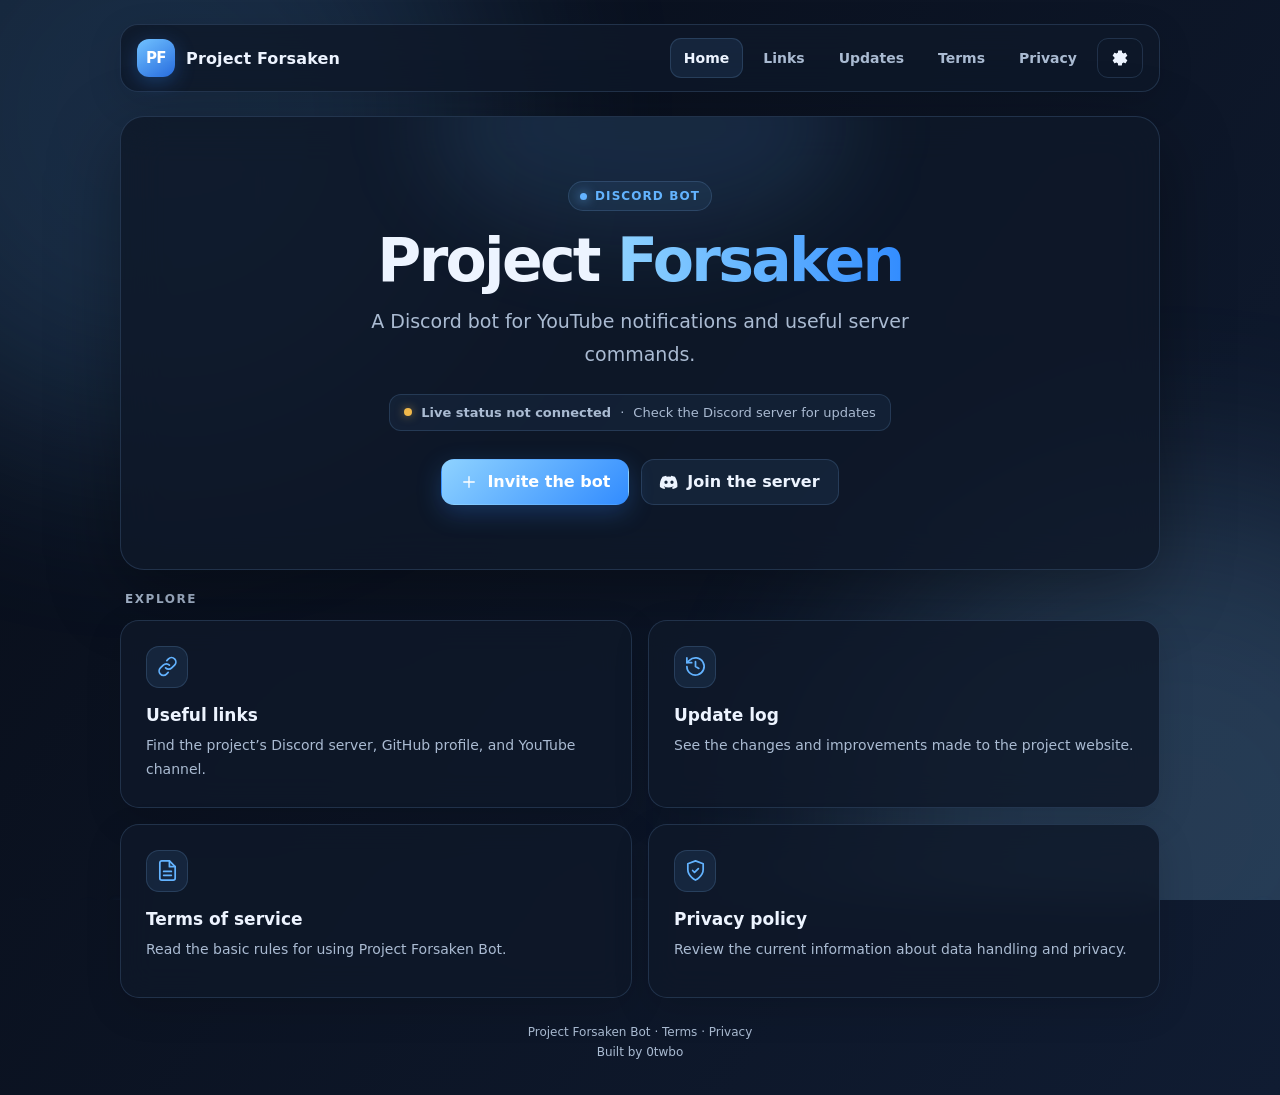
<file: index.html>
<!DOCTYPE html>

<html lang="en">
<head>
<meta charset="utf-8"/>
<meta content="width=device-width, initial-scale=1" name="viewport"/>
<meta content="#080d18" name="theme-color"/>
<meta content="Project Forsaken Bot — Discord commands and YouTube notifications." name="description"/>
<title>Project Forsaken Bot</title>
<link href="styles.css" rel="stylesheet"/>
</head>
<body>
<div aria-hidden="true" class="ambient"></div><div aria-hidden="true" id="particles"></div>
<div class="site-shell">
<header class="topbar">
<a class="brand" href="index.html"><span aria-hidden="true" class="brand-mark"><span class="brand-mark-text">PF</span></span><span>Project Forsaken</span></a>
<nav aria-label="Main navigation" class="nav">
<a aria-current="page" href="index.html">Home</a><a href="links.html">Links</a><a href="updates.html">Updates</a><a href="tos.html">Terms</a><a href="privacy.html">Privacy</a>
<button aria-expanded="false" aria-haspopup="dialog" aria-label="Open settings" class="icon-button" id="settingsButton" type="button"><svg aria-hidden="true" class="svg-icon is-filled" focusable="false" viewbox="0 0 24 24"><path d="M12 8a4 4 0 0 1 4 4a4 4 0 0 1-4 4a4 4 0 0 1-4-4a4 4 0 0 1 4-4m0 2a2 2 0 0 0-2 2a2 2 0 0 0 2 2a2 2 0 0 0 2-2a2 2 0 0 0-2-2m-2 12c-.25 0-.46-.18-.5-.42l-.37-2.65c-.63-.25-1.17-.59-1.69-.99l-2.49 1.01c-.22.08-.49 0-.61-.22l-2-3.46a.493.493 0 0 1 .12-.64l2.11-1.66L4.5 12l.07-1l-2.11-1.63a.493.493 0 0 1-.12-.64l2-3.46c.12-.22.39-.31.61-.22l2.49 1c.52-.39 1.06-.73 1.69-.98l.37-2.65c.04-.24.25-.42.5-.42h4c.25 0 .46.18.5.42l.37 2.65c.63.25 1.17.59 1.69.98l2.49-1c.22-.09.49 0 .61.22l2 3.46c.13.22.07.49-.12.64L19.43 11l.07 1l-.07 1l2.11 1.63c.19.15.25.42.12.64l-2 3.46c-.12.22-.39.31-.61.22l-2.49-1c-.52.39-1.06.73-1.69.98l-.37 2.65c-.04.24-.25.42-.5.42z" fill="currentColor" stroke="none"></path></svg></button>
</nav>
</header>
<main>
<section class="panel hero">
<div class="hero-content">
<span class="eyebrow"><span class="eyebrow-dot"></span> Discord bot</span>
<h1>Project <span class="gradient-text">Forsaken</span></h1>
<p class="lead">A Discord bot for YouTube notifications and useful server commands.</p>
<div class="status"><span aria-hidden="true" class="status-dot"></span><strong>Live status not connected</strong><span>·</span><span>Check the Discord server for updates</span></div>
<div class="actions">
<a class="button primary" href="https://discord.com/oauth2/authorize?client_id=1494266712755798127&amp;permissions=19456&amp;scope=bot%20applications.commands" rel="noopener noreferrer" target="_blank"><svg aria-hidden="true" class="svg-icon" focusable="false" viewbox="0 0 24 24"><path d="M12 5v14M5 12h14" xmlns="http://www.w3.org/2000/svg"></path></svg> Invite the bot</a>
<a class="button" href="https://discord.gg/ekmqCpZRWQ" rel="noopener noreferrer" target="_blank"><svg aria-hidden="true" class="svg-icon is-filled" focusable="false" viewbox="0 0 24 24"><path d="M19.73 5.1a19.4 19.4 0 0 0-4.78-1.48.07.07 0 0 0-.08.04c-.21.38-.44.88-.6 1.28a18 18 0 0 0-5.42 0c-.16-.4-.4-.9-.61-1.28a.08.08 0 0 0-.08-.04A19.3 19.3 0 0 0 3.38 5.1a.07.07 0 0 0-.03.03C.31 9.68-.51 14.1-.1 18.46a.08.08 0 0 0 .03.06 19.5 19.5 0 0 0 5.86 2.96.08.08 0 0 0 .09-.03c.45-.61.85-1.25 1.2-1.93a.08.08 0 0 0-.04-.11 12.8 12.8 0 0 1-1.83-.87.08.08 0 0 1-.01-.13c.12-.09.24-.19.35-.29a.08.08 0 0 1 .08-.01c3.84 1.75 8 1.75 11.8 0a.08.08 0 0 1 .08.01c.11.1.23.2.35.29a.08.08 0 0 1-.01.13c-.58.34-1.19.63-1.83.87a.08.08 0 0 0-.04.11c.35.68.75 1.32 1.2 1.93a.08.08 0 0 0 .09.03 19.4 19.4 0 0 0 5.87-2.96.08.08 0 0 0 .03-.06c.49-5.04-.81-9.42-3.27-13.33a.06.06 0 0 0-.03-.03ZM8.02 14.8c-1.15 0-2.1-1.05-2.1-2.34s.93-2.34 2.1-2.34c1.18 0 2.13 1.06 2.11 2.34 0 1.29-.93 2.34-2.11 2.34Zm7.96 0c-1.15 0-2.1-1.05-2.1-2.34s.93-2.34 2.1-2.34c1.18 0 2.13 1.06 2.11 2.34 0 1.29-.92 2.34-2.11 2.34Z" fill="currentColor" stroke="none" xmlns="http://www.w3.org/2000/svg"></path>
</svg> Join the server</a>
</div>
</div>
</section>
<section aria-labelledby="explore-heading" class="section">
<h2 class="section-heading" id="explore-heading">Explore</h2>
<div class="grid">
<a class="feature-card" href="links.html" style="color:inherit;text-decoration:none"><span aria-hidden="true" class="feature-icon"><svg aria-hidden="true" class="svg-icon" focusable="false" viewbox="0 0 24 24"><path d="M10 13.5a4.5 4.5 0 0 0 6.4 0l3-3a4.5 4.5 0 0 0-6.4-6.4l-1.7 1.7" xmlns="http://www.w3.org/2000/svg"></path><path d="M14 10.5a4.5 4.5 0 0 0-6.4 0l-3 3A4.5 4.5 0 0 0 11 19.9l1.7-1.7" xmlns="http://www.w3.org/2000/svg"></path></svg></span><h3>Useful links</h3><p>Find the project’s Discord server, GitHub profile, and YouTube channel.</p></a>
<a class="feature-card" href="updates.html" style="color:inherit;text-decoration:none"><span aria-hidden="true" class="feature-icon"><svg aria-hidden="true" class="svg-icon" focusable="false" viewbox="0 0 24 24"><path d="M3 12a9 9 0 1 0 2.6-6.4L3 8" xmlns="http://www.w3.org/2000/svg"></path><path d="M3 3v5h5M12 7v5l3.5 2" xmlns="http://www.w3.org/2000/svg"></path></svg></span><h3>Update log</h3><p>See the changes and improvements made to the project website.</p></a>
<a class="feature-card" href="tos.html" style="color:inherit;text-decoration:none"><span aria-hidden="true" class="feature-icon"><svg aria-hidden="true" class="svg-icon" focusable="false" viewbox="0 0 24 24"><path d="M14 2H6a2 2 0 0 0-2 2v16a2 2 0 0 0 2 2h12a2 2 0 0 0 2-2V8Z" xmlns="http://www.w3.org/2000/svg"></path><path d="M14 2v6h6M8 13h8M8 17h8" xmlns="http://www.w3.org/2000/svg"></path></svg></span><h3>Terms of service</h3><p>Read the basic rules for using Project Forsaken Bot.</p></a>
<a class="feature-card" href="privacy.html" style="color:inherit;text-decoration:none"><span aria-hidden="true" class="feature-icon"><svg aria-hidden="true" class="svg-icon" focusable="false" viewbox="0 0 24 24"><path d="M12 22s8-4 8-11V5l-8-3-8 3v6c0 7 8 11 8 11Z" xmlns="http://www.w3.org/2000/svg"></path><path d="m9 12 2 2 4-4" xmlns="http://www.w3.org/2000/svg"></path></svg></span><h3>Privacy policy</h3><p>Review the current information about data handling and privacy.</p></a>
</div>
</section>
</main>
<footer class="footer">Project Forsaken Bot · <a href="tos.html">Terms</a> · <a href="privacy.html">Privacy</a><br/>Built by 0twbo</footer>
</div>
<div aria-hidden="true" class="dialog-backdrop" id="settingsBackdrop">
<section aria-labelledby="settingsTitle" aria-modal="true" class="dialog" role="dialog">
<div class="dialog-header"><h2 id="settingsTitle">Settings</h2><button aria-label="Close settings" class="dialog-close" id="closeSettings" type="button"><svg aria-hidden="true" class="svg-icon" focusable="false" viewbox="0 0 24 24"><path d="m6 6 12 12M18 6 6 18" xmlns="http://www.w3.org/2000/svg"></path></svg></button></div><div class="setting-row language-setting-row"><div><strong>Language</strong><small>Choose your preferred language</small></div><select aria-label="Choose language" class="language-select" id="languageSelect"><option value="en">English</option><option value="uk">Українська</option><option value="ru">Русский</option></select></div>
<div class="setting-row"><div><strong>Theme</strong><small>Switch between dark and light mode</small></div><button class="setting-action" data-i18n-skip="true" id="themeToggle" type="button">Dark on</button></div>
<div class="setting-row color-theme-row">
<div><strong>Color themes</strong><small>Browse palettes by collection, or make your own</small></div>
<div class="theme-groups">
<details aria-label="Essentials" class="theme-group" open=""><summary>Essentials</summary>

<div aria-label="Essential color themes" class="theme-swatches" role="group">
<button aria-label="Blue" aria-pressed="true" class="theme-swatch" data-accent-choice="blue" title="Blue" type="button"></button>
<button aria-label="Purple" aria-pressed="false" class="theme-swatch" data-accent-choice="purple" title="Purple" type="button"></button>
<button aria-label="Red" aria-pressed="false" class="theme-swatch" data-accent-choice="red" title="Red" type="button"></button>
<button aria-label="Rose" aria-pressed="false" class="theme-swatch" data-accent-choice="rose" title="Rose" type="button"></button>
<button aria-label="Amber" aria-pressed="false" class="theme-swatch" data-accent-choice="amber" title="Amber" type="button"></button>
</div>
</details>
<details aria-label="Nature" class="theme-group"><summary>Nature</summary>

<div aria-label="Nature color themes" class="theme-swatches" role="group">
<button aria-label="Emerald" aria-pressed="false" class="theme-swatch" data-accent-choice="emerald" title="Emerald" type="button"></button>
<button aria-label="Teal" aria-pressed="false" class="theme-swatch" data-accent-choice="teal" title="Teal" type="button"></button>
<button aria-label="Lime" aria-pressed="false" class="theme-swatch" data-accent-choice="lime" title="Lime" type="button"></button>
</div>
</details>
<details aria-label="Metallics" class="theme-group"><summary>Metallics</summary>

<div aria-label="Metallic color themes" class="theme-swatches" role="group">
<button aria-label="Gold" aria-pressed="false" class="theme-swatch" data-accent-choice="gold" title="Gold" type="button"></button>
<button aria-label="Bronze" aria-pressed="false" class="theme-swatch" data-accent-choice="bronze" title="Bronze" type="button"></button>
<button aria-label="Steel" aria-pressed="false" class="theme-swatch" data-accent-choice="steel" title="Steel" type="button"></button>
</div>
</details>
<details aria-label="Vibrant" class="theme-group"><summary>Vibrant</summary>

<div aria-label="Vibrant color themes" class="theme-swatches" role="group">
<button aria-label="Cyan" aria-pressed="false" class="theme-swatch" data-accent-choice="cyan" title="Cyan" type="button"></button>
<button aria-label="Magenta" aria-pressed="false" class="theme-swatch" data-accent-choice="magenta" title="Magenta" type="button"></button>
<button aria-label="Orange" aria-pressed="false" class="theme-swatch" data-accent-choice="orange" title="Orange" type="button"></button>
</div>
</details>
<details aria-label="Gradients" class="theme-group"><summary>Gradients</summary>

<div aria-label="Gradient color themes" class="theme-swatches" role="group">
<button aria-label="Aurora gradient" aria-pressed="false" class="theme-swatch" data-accent-choice="gradient-aurora" title="Aurora" type="button"></button>
<button aria-label="Sunset gradient" aria-pressed="false" class="theme-swatch" data-accent-choice="gradient-sunset" title="Sunset" type="button"></button>
<button aria-label="Ocean gradient" aria-pressed="false" class="theme-swatch" data-accent-choice="gradient-ocean" title="Ocean" type="button"></button>
<button aria-label="Fire gradient" aria-pressed="false" class="theme-swatch" data-accent-choice="gradient-fire" title="Fire" type="button"></button>
<button aria-label="Candy gradient" aria-pressed="false" class="theme-swatch" data-accent-choice="gradient-candy" title="Candy" type="button"></button>
<button aria-label="Cosmic gradient" aria-pressed="false" class="theme-swatch" data-accent-choice="gradient-cosmic" title="Cosmic" type="button"></button>
</div>
</details>
<details aria-label="Holidays" class="theme-group"><summary>Holidays</summary>

<div aria-label="Holiday color themes" class="theme-swatches" role="group">
<button aria-label="New Year" aria-pressed="false" class="theme-swatch" data-accent-choice="holiday-new-year" title="New Year" type="button"></button>
<button aria-label="Christmas" aria-pressed="false" class="theme-swatch" data-accent-choice="holiday-christmas" title="Christmas" type="button"></button>
<button aria-label="Halloween" aria-pressed="false" class="theme-swatch" data-accent-choice="holiday-halloween" title="Halloween" type="button"></button>
<button aria-label="Valentine's Day" aria-pressed="false" class="theme-swatch" data-accent-choice="holiday-valentines" title="Valentine's Day" type="button"></button>
<button aria-label="Easter" aria-pressed="false" class="theme-swatch" data-accent-choice="holiday-easter" title="Easter" type="button"></button>
<button aria-label="Summer" aria-pressed="false" class="theme-swatch" data-accent-choice="holiday-summer" title="Summer" type="button"></button>
</div>
</details>
<details aria-label="Custom colors and gradients" class="theme-group"><summary>Custom</summary>

<label class="custom-theme-picker" id="customAccentControl" title="Choose a custom accent color">
<input aria-label="Choose a custom accent color" id="customAccentPicker" type="color" value="#328cff"/>
<span>Single color</span>
</label>
<div class="custom-gradient-control" id="customGradientControl">
<span class="custom-gradient-label">Custom gradient</span>
<label class="gradient-color-picker"><span>Start</span><input aria-label="Custom gradient start color" id="customGradientStart" type="color" value="#328cff"/></label>
<label class="gradient-color-picker"><span>End</span><input aria-label="Custom gradient end color" id="customGradientEnd" type="color" value="#a855f7"/></label>
<span aria-hidden="true" class="custom-gradient-preview"></span>
</div>
</details>
</div>
</div>
<div class="setting-row"><div><strong>Sounds</strong><small>Startup and button hover sounds</small></div><button class="setting-action" data-i18n-skip="true" id="soundToggle" type="button">On</button></div>
<div class="setting-row"><div><strong>Visual effects</strong><small>Animated background and floating particles</small></div><button class="setting-action" data-i18n-skip="true" id="effectsToggle" type="button">On</button></div>
<div class="setting-row"><div><strong>About</strong><small>Information about this website</small></div><button aria-expanded="false" class="setting-action" data-i18n-skip="true" id="aboutToggle" type="button">Show</button></div>
<div class="about-note" id="aboutNote">Project Forsaken is a Discord bot project by 0twbo. This website contains the bot invite, project links, updates, terms, and privacy information.</div>
</section>
</div>
<audio id="startupSound" preload="none"><source src="startup.mp3" type="audio/mpeg"/></audio>
<audio id="hoverSound" preload="none"><source src="hover.mp3" type="audio/mpeg"/></audio>
<script defer="" src="script.js"></script>
</body>
</html>
</file>
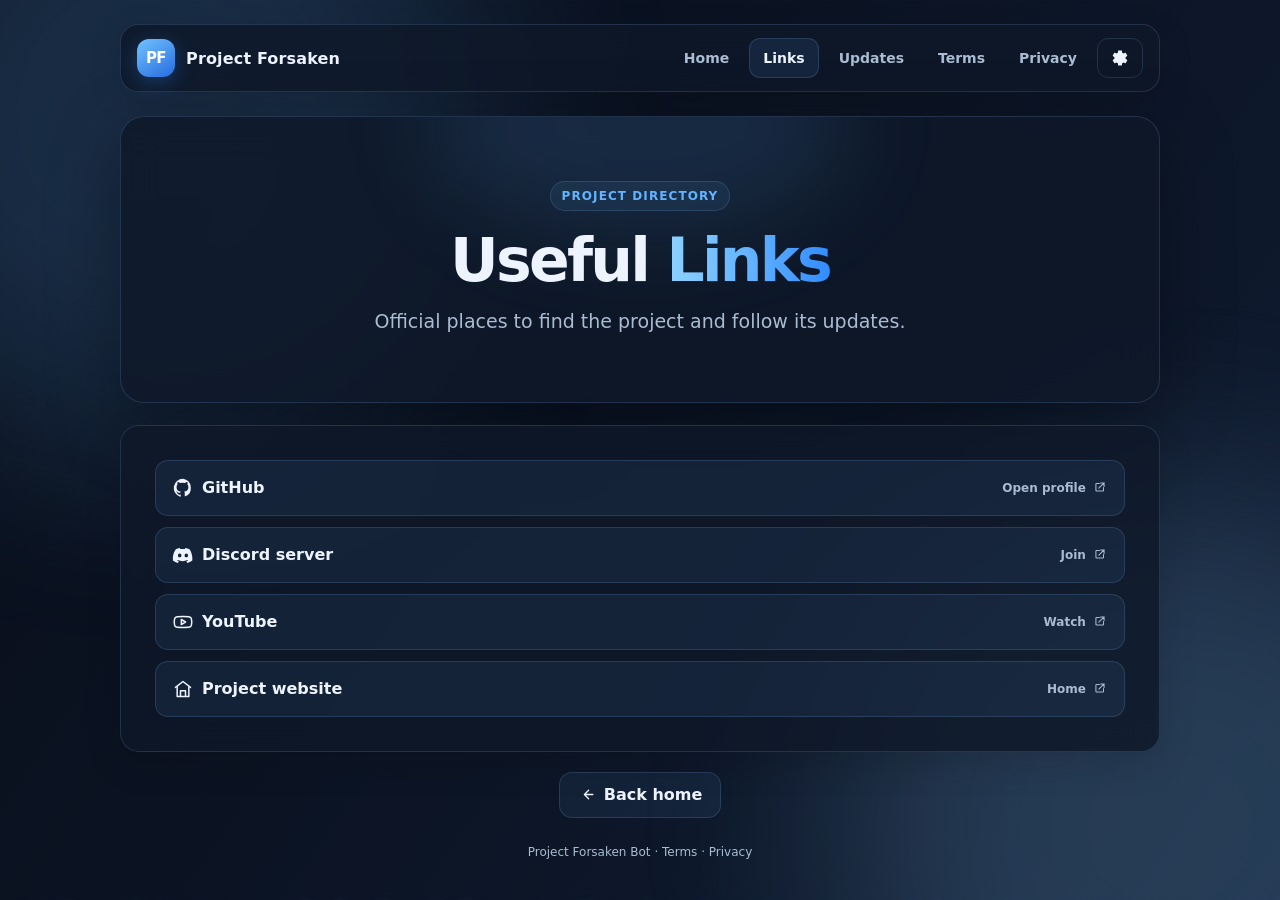
<file: links.html>
<!DOCTYPE html>

<html lang="en">
<head><meta charset="utf-8"/><meta content="width=device-width, initial-scale=1" name="viewport"/><meta content="#080d18" name="theme-color"/><title>Links · Project Forsaken</title><link href="styles.css" rel="stylesheet"/></head>
<body>
<div aria-hidden="true" class="ambient"></div><div aria-hidden="true" id="particles"></div>
<div class="site-shell">
<header class="topbar"><a class="brand" href="index.html"><span aria-hidden="true" class="brand-mark"><span class="brand-mark-text">PF</span></span><span>Project Forsaken</span></a><nav aria-label="Main navigation" class="nav"><a href="index.html">Home</a><a aria-current="page" href="links.html">Links</a><a href="updates.html">Updates</a><a href="tos.html">Terms</a><a href="privacy.html">Privacy</a><button aria-expanded="false" aria-haspopup="dialog" aria-label="Open settings" class="icon-button" id="settingsButton" type="button"><svg aria-hidden="true" class="svg-icon is-filled" focusable="false" viewbox="0 0 24 24"><path d="M12 8a4 4 0 0 1 4 4a4 4 0 0 1-4 4a4 4 0 0 1-4-4a4 4 0 0 1 4-4m0 2a2 2 0 0 0-2 2a2 2 0 0 0 2 2a2 2 0 0 0 2-2a2 2 0 0 0-2-2m-2 12c-.25 0-.46-.18-.5-.42l-.37-2.65c-.63-.25-1.17-.59-1.69-.99l-2.49 1.01c-.22.08-.49 0-.61-.22l-2-3.46a.493.493 0 0 1 .12-.64l2.11-1.66L4.5 12l.07-1l-2.11-1.63a.493.493 0 0 1-.12-.64l2-3.46c.12-.22.39-.31.61-.22l2.49 1c.52-.39 1.06-.73 1.69-.98l.37-2.65c.04-.24.25-.42.5-.42h4c.25 0 .46.18.5.42l.37 2.65c.63.25 1.17.59 1.69.98l2.49-1c.22-.09.49 0 .61.22l2 3.46c.13.22.07.49-.12.64L19.43 11l.07 1l-.07 1l2.11 1.63c.19.15.25.42.12.64l-2 3.46c-.12.22-.39.31-.61.22l-2.49-1c-.52.39-1.06.73-1.69.98l-.37 2.65c-.04.24-.25.42-.5.42z" fill="currentColor" stroke="none"></path></svg></button></nav></header>
<main>
<section class="panel hero"><div class="hero-content"><span class="eyebrow">Project directory</span><h1>Useful <span class="gradient-text">Links</span></h1><p class="lead">Official places to find the project and follow its updates.</p></div></section>
<section class="section content-card"><div class="link-list">
<a class="button" href="https://github.com/0twbo" rel="noopener noreferrer" target="_blank"><svg aria-hidden="true" class="svg-icon is-filled" focusable="false" viewbox="0 0 24 24"><path d="M12 .9a11.1 11.1 0 0 0-3.51 21.63c.56.1.76-.24.76-.54v-2.1c-3.1.67-3.76-1.31-3.76-1.31-.51-1.3-1.25-1.65-1.25-1.65-1.02-.7.08-.69.08-.69 1.13.08 1.73 1.16 1.73 1.16 1 .72 2.1.51 2.61.39.1-.73.39-1.22.71-1.5-2.48-.28-5.09-1.24-5.09-5.53 0-1.22.44-2.22 1.16-3-.12-.29-.5-1.43.11-2.98 0 0 .95-.3 3.05 1.15a10.6 10.6 0 0 1 5.55 0c2.1-1.45 3.04-1.15 3.04-1.15.61 1.55.23 2.69.11 2.98.72.78 1.16 1.78 1.16 3 0 4.3-2.62 5.24-5.11 5.52.4.35.76 1.03.76 2.08v3.09c0 .3.2.65.77.54A11.1 11.1 0 0 0 12 .9Z" fill="currentColor" stroke="none" xmlns="http://www.w3.org/2000/svg"></path>
</svg> GitHub <span>Open profile <svg aria-hidden="true" class="svg-icon" focusable="false" viewbox="0 0 24 24"><path d="M13 5h6v6M19 5l-9 9" xmlns="http://www.w3.org/2000/svg"></path><path d="M18 13v5a1 1 0 0 1-1 1H6a1 1 0 0 1-1-1V7a1 1 0 0 1 1-1h5" xmlns="http://www.w3.org/2000/svg"></path></svg></span></a>
<a class="button" href="https://discord.gg/ekmqCpZRWQ" rel="noopener noreferrer" target="_blank"><svg aria-hidden="true" class="svg-icon is-filled" focusable="false" viewbox="0 0 24 24"><path d="M19.73 5.1a19.4 19.4 0 0 0-4.78-1.48.07.07 0 0 0-.08.04c-.21.38-.44.88-.6 1.28a18 18 0 0 0-5.42 0c-.16-.4-.4-.9-.61-1.28a.08.08 0 0 0-.08-.04A19.3 19.3 0 0 0 3.38 5.1a.07.07 0 0 0-.03.03C.31 9.68-.51 14.1-.1 18.46a.08.08 0 0 0 .03.06 19.5 19.5 0 0 0 5.86 2.96.08.08 0 0 0 .09-.03c.45-.61.85-1.25 1.2-1.93a.08.08 0 0 0-.04-.11 12.8 12.8 0 0 1-1.83-.87.08.08 0 0 1-.01-.13c.12-.09.24-.19.35-.29a.08.08 0 0 1 .08-.01c3.84 1.75 8 1.75 11.8 0a.08.08 0 0 1 .08.01c.11.1.23.2.35.29a.08.08 0 0 1-.01.13c-.58.34-1.19.63-1.83.87a.08.08 0 0 0-.04.11c.35.68.75 1.32 1.2 1.93a.08.08 0 0 0 .09.03 19.4 19.4 0 0 0 5.87-2.96.08.08 0 0 0 .03-.06c.49-5.04-.81-9.42-3.27-13.33a.06.06 0 0 0-.03-.03ZM8.02 14.8c-1.15 0-2.1-1.05-2.1-2.34s.93-2.34 2.1-2.34c1.18 0 2.13 1.06 2.11 2.34 0 1.29-.93 2.34-2.11 2.34Zm7.96 0c-1.15 0-2.1-1.05-2.1-2.34s.93-2.34 2.1-2.34c1.18 0 2.13 1.06 2.11 2.34 0 1.29-.92 2.34-2.11 2.34Z" fill="currentColor" stroke="none" xmlns="http://www.w3.org/2000/svg"></path>
</svg> Discord server <span>Join <svg aria-hidden="true" class="svg-icon" focusable="false" viewbox="0 0 24 24"><path d="M13 5h6v6M19 5l-9 9" xmlns="http://www.w3.org/2000/svg"></path><path d="M18 13v5a1 1 0 0 1-1 1H6a1 1 0 0 1-1-1V7a1 1 0 0 1 1-1h5" xmlns="http://www.w3.org/2000/svg"></path></svg></span></a>
<a class="button" href="https://www.youtube.com/@0twbo" rel="noopener noreferrer" target="_blank"><svg aria-hidden="true" class="svg-icon" focusable="false" viewbox="0 0 24 24"><path d="M22 8a2.9 2.9 0 0 0-2-2C18.2 5.5 12 5.5 12 5.5s-6.2 0-8 .5a2.9 2.9 0 0 0-2 2A30.2 30.2 0 0 0 1.5 12 30.2 30.2 0 0 0 2 16a2.9 2.9 0 0 0 2 2c1.8.5 8 .5 8 .5s6.2 0 8-.5a2.9 2.9 0 0 0 2-2 30.2 30.2 0 0 0 .5-4 30.2 30.2 0 0 0-.5-4Z" xmlns="http://www.w3.org/2000/svg"></path><path d="m10 9 5 3-5 3V9Z" xmlns="http://www.w3.org/2000/svg"></path></svg> YouTube <span>Watch <svg aria-hidden="true" class="svg-icon" focusable="false" viewbox="0 0 24 24"><path d="M13 5h6v6M19 5l-9 9" xmlns="http://www.w3.org/2000/svg"></path><path d="M18 13v5a1 1 0 0 1-1 1H6a1 1 0 0 1-1-1V7a1 1 0 0 1 1-1h5" xmlns="http://www.w3.org/2000/svg"></path></svg></span></a>
<a class="button" href="index.html"><svg aria-hidden="true" class="svg-icon" focusable="false" viewbox="0 0 24 24"><path d="m3 10 9-7 9 7" xmlns="http://www.w3.org/2000/svg"></path><path d="M5 9.5V21h14V9.5M9 21v-7h6v7" xmlns="http://www.w3.org/2000/svg"></path></svg> Project website <span>Home <svg aria-hidden="true" class="svg-icon" focusable="false" viewbox="0 0 24 24"><path d="M13 5h6v6M19 5l-9 9" xmlns="http://www.w3.org/2000/svg"></path><path d="M18 13v5a1 1 0 0 1-1 1H6a1 1 0 0 1-1-1V7a1 1 0 0 1 1-1h5" xmlns="http://www.w3.org/2000/svg"></path></svg></span></a>
</div></section>
<div class="back-row"><a class="button" href="index.html"><svg aria-hidden="true" class="svg-icon" focusable="false" viewbox="0 0 24 24"><path d="m15 18-6-6 6-6M9 12h12" xmlns="http://www.w3.org/2000/svg"></path></svg> Back home</a></div>
</main>
<footer class="footer">Project Forsaken Bot · <a href="tos.html">Terms</a> · <a href="privacy.html">Privacy</a></footer>
</div>
<div aria-hidden="true" class="dialog-backdrop" id="settingsBackdrop">
<section aria-labelledby="settingsTitle" aria-modal="true" class="dialog" role="dialog">
<div class="dialog-header"><h2 id="settingsTitle">Settings</h2><button aria-label="Close settings" class="dialog-close" id="closeSettings" type="button"><svg aria-hidden="true" class="svg-icon" focusable="false" viewbox="0 0 24 24"><path d="m6 6 12 12M18 6 6 18" xmlns="http://www.w3.org/2000/svg"></path></svg></button></div><div class="setting-row language-setting-row"><div><strong>Language</strong><small>Choose your preferred language</small></div><select aria-label="Choose language" class="language-select" id="languageSelect"><option value="en">English</option><option value="uk">Українська</option><option value="ru">Русский</option></select></div>
<div class="setting-row"><div><strong>Theme</strong><small>Switch between dark and light mode</small></div><button class="setting-action" data-i18n-skip="true" id="themeToggle" type="button">Dark on</button></div>
<div class="setting-row color-theme-row">
<div><strong>Color themes</strong><small>Browse palettes by collection, or make your own</small></div>
<div class="theme-groups">
<details aria-label="Essentials" class="theme-group" open=""><summary>Essentials</summary>

<div aria-label="Essential color themes" class="theme-swatches" role="group">
<button aria-label="Blue" aria-pressed="true" class="theme-swatch" data-accent-choice="blue" title="Blue" type="button"></button>
<button aria-label="Purple" aria-pressed="false" class="theme-swatch" data-accent-choice="purple" title="Purple" type="button"></button>
<button aria-label="Red" aria-pressed="false" class="theme-swatch" data-accent-choice="red" title="Red" type="button"></button>
<button aria-label="Rose" aria-pressed="false" class="theme-swatch" data-accent-choice="rose" title="Rose" type="button"></button>
<button aria-label="Amber" aria-pressed="false" class="theme-swatch" data-accent-choice="amber" title="Amber" type="button"></button>
</div>
</details>
<details aria-label="Nature" class="theme-group"><summary>Nature</summary>

<div aria-label="Nature color themes" class="theme-swatches" role="group">
<button aria-label="Emerald" aria-pressed="false" class="theme-swatch" data-accent-choice="emerald" title="Emerald" type="button"></button>
<button aria-label="Teal" aria-pressed="false" class="theme-swatch" data-accent-choice="teal" title="Teal" type="button"></button>
<button aria-label="Lime" aria-pressed="false" class="theme-swatch" data-accent-choice="lime" title="Lime" type="button"></button>
</div>
</details>
<details aria-label="Metallics" class="theme-group"><summary>Metallics</summary>

<div aria-label="Metallic color themes" class="theme-swatches" role="group">
<button aria-label="Gold" aria-pressed="false" class="theme-swatch" data-accent-choice="gold" title="Gold" type="button"></button>
<button aria-label="Bronze" aria-pressed="false" class="theme-swatch" data-accent-choice="bronze" title="Bronze" type="button"></button>
<button aria-label="Steel" aria-pressed="false" class="theme-swatch" data-accent-choice="steel" title="Steel" type="button"></button>
</div>
</details>
<details aria-label="Vibrant" class="theme-group"><summary>Vibrant</summary>

<div aria-label="Vibrant color themes" class="theme-swatches" role="group">
<button aria-label="Cyan" aria-pressed="false" class="theme-swatch" data-accent-choice="cyan" title="Cyan" type="button"></button>
<button aria-label="Magenta" aria-pressed="false" class="theme-swatch" data-accent-choice="magenta" title="Magenta" type="button"></button>
<button aria-label="Orange" aria-pressed="false" class="theme-swatch" data-accent-choice="orange" title="Orange" type="button"></button>
</div>
</details>
<details aria-label="Gradients" class="theme-group"><summary>Gradients</summary>

<div aria-label="Gradient color themes" class="theme-swatches" role="group">
<button aria-label="Aurora gradient" aria-pressed="false" class="theme-swatch" data-accent-choice="gradient-aurora" title="Aurora" type="button"></button>
<button aria-label="Sunset gradient" aria-pressed="false" class="theme-swatch" data-accent-choice="gradient-sunset" title="Sunset" type="button"></button>
<button aria-label="Ocean gradient" aria-pressed="false" class="theme-swatch" data-accent-choice="gradient-ocean" title="Ocean" type="button"></button>
<button aria-label="Fire gradient" aria-pressed="false" class="theme-swatch" data-accent-choice="gradient-fire" title="Fire" type="button"></button>
<button aria-label="Candy gradient" aria-pressed="false" class="theme-swatch" data-accent-choice="gradient-candy" title="Candy" type="button"></button>
<button aria-label="Cosmic gradient" aria-pressed="false" class="theme-swatch" data-accent-choice="gradient-cosmic" title="Cosmic" type="button"></button>
</div>
</details>
<details aria-label="Holidays" class="theme-group"><summary>Holidays</summary>

<div aria-label="Holiday color themes" class="theme-swatches" role="group">
<button aria-label="New Year" aria-pressed="false" class="theme-swatch" data-accent-choice="holiday-new-year" title="New Year" type="button"></button>
<button aria-label="Christmas" aria-pressed="false" class="theme-swatch" data-accent-choice="holiday-christmas" title="Christmas" type="button"></button>
<button aria-label="Halloween" aria-pressed="false" class="theme-swatch" data-accent-choice="holiday-halloween" title="Halloween" type="button"></button>
<button aria-label="Valentine's Day" aria-pressed="false" class="theme-swatch" data-accent-choice="holiday-valentines" title="Valentine's Day" type="button"></button>
<button aria-label="Easter" aria-pressed="false" class="theme-swatch" data-accent-choice="holiday-easter" title="Easter" type="button"></button>
<button aria-label="Summer" aria-pressed="false" class="theme-swatch" data-accent-choice="holiday-summer" title="Summer" type="button"></button>
</div>
</details>
<details aria-label="Custom colors and gradients" class="theme-group"><summary>Custom</summary>

<label class="custom-theme-picker" id="customAccentControl" title="Choose a custom accent color">
<input aria-label="Choose a custom accent color" id="customAccentPicker" type="color" value="#328cff"/>
<span>Single color</span>
</label>
<div class="custom-gradient-control" id="customGradientControl">
<span class="custom-gradient-label">Custom gradient</span>
<label class="gradient-color-picker"><span>Start</span><input aria-label="Custom gradient start color" id="customGradientStart" type="color" value="#328cff"/></label>
<label class="gradient-color-picker"><span>End</span><input aria-label="Custom gradient end color" id="customGradientEnd" type="color" value="#a855f7"/></label>
<span aria-hidden="true" class="custom-gradient-preview"></span>
</div>
</details>
</div>
</div>
<div class="setting-row"><div><strong>Sounds</strong><small>Startup and button hover sounds</small></div><button class="setting-action" data-i18n-skip="true" id="soundToggle" type="button">On</button></div>
<div class="setting-row"><div><strong>Visual effects</strong><small>Animated background and floating particles</small></div><button class="setting-action" data-i18n-skip="true" id="effectsToggle" type="button">On</button></div>
<div class="setting-row"><div><strong>About</strong><small>Information about this website</small></div><button aria-expanded="false" class="setting-action" data-i18n-skip="true" id="aboutToggle" type="button">Show</button></div>
<div class="about-note" id="aboutNote">Project Forsaken is a Discord bot project by 0twbo. This website contains the bot invite, project links, updates, terms, and privacy information.</div>
</section>
</div>
<audio id="startupSound" preload="none"><source src="startup.mp3" type="audio/mpeg"/></audio>
<audio id="hoverSound" preload="none"><source src="hover.mp3" type="audio/mpeg"/></audio>
<script defer="" src="script.js"></script>
</body></html>
</file>
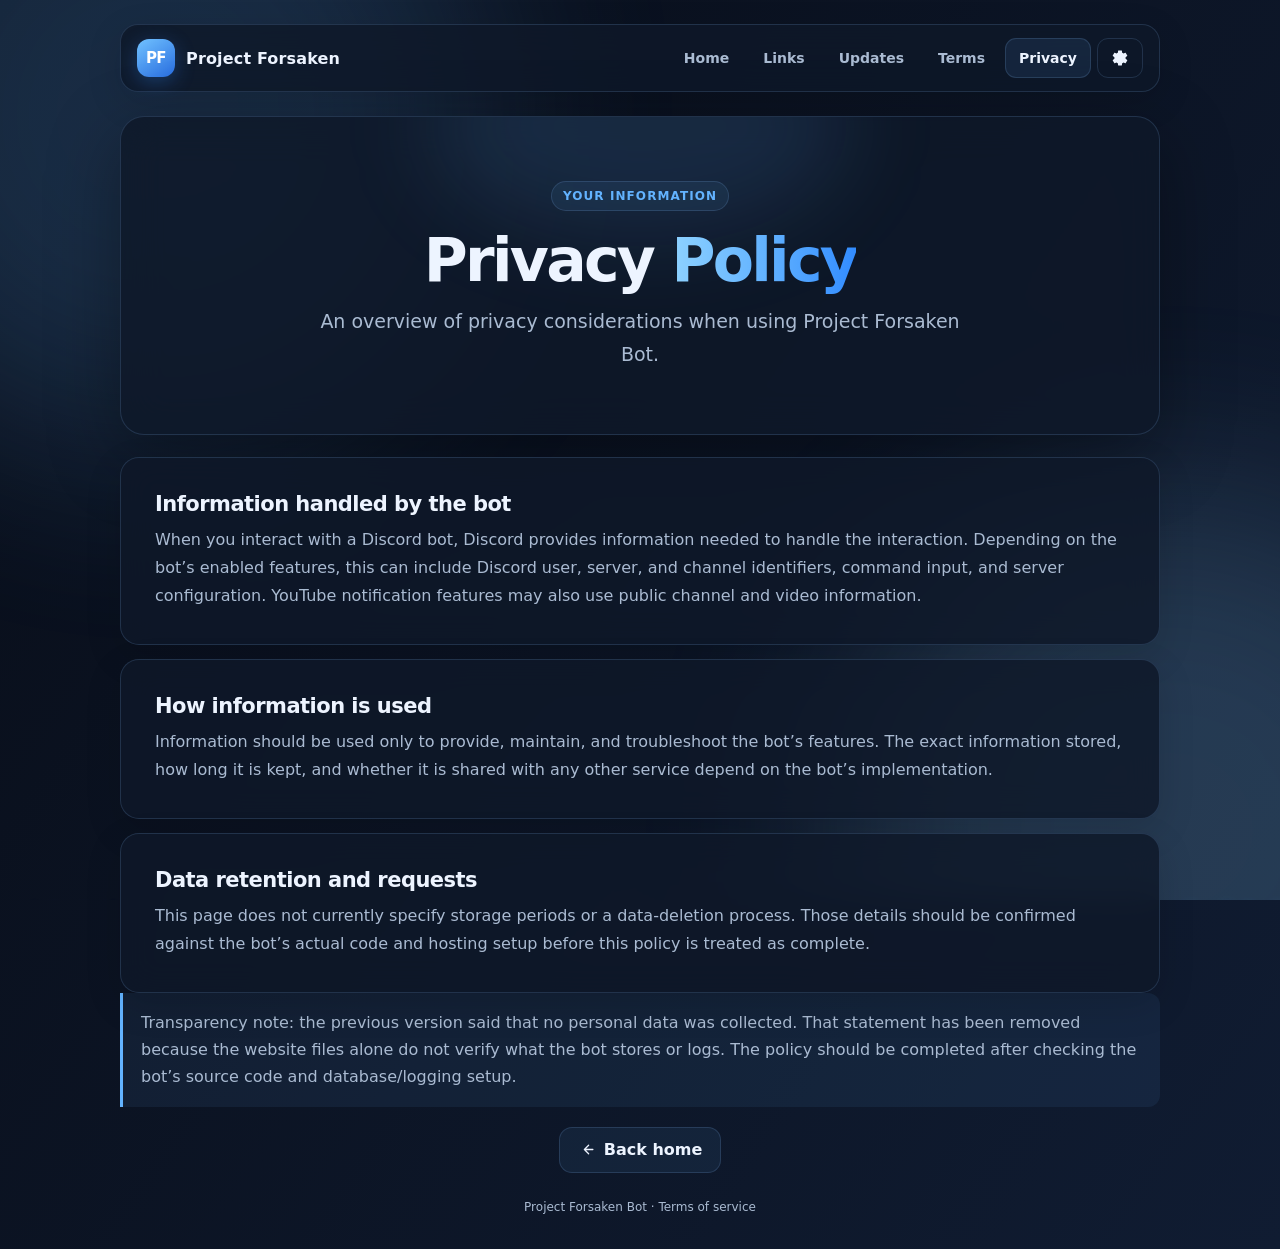
<file: privacy.html>
<!DOCTYPE html>

<html lang="en">
<head><meta charset="utf-8"/><meta content="width=device-width, initial-scale=1" name="viewport"/><meta content="#080d18" name="theme-color"/><meta content="Privacy information for Project Forsaken Bot." name="description"/><title>Privacy Policy · Project Forsaken</title><link href="styles.css" rel="stylesheet"/></head>
<body>
<div aria-hidden="true" class="ambient"></div><div aria-hidden="true" id="particles"></div>
<div class="site-shell">
<header class="topbar"><a class="brand" href="index.html"><span aria-hidden="true" class="brand-mark"><span class="brand-mark-text">PF</span></span><span>Project Forsaken</span></a><nav aria-label="Main navigation" class="nav"><a href="index.html">Home</a><a href="links.html">Links</a><a href="updates.html">Updates</a><a href="tos.html">Terms</a><a aria-current="page" href="privacy.html">Privacy</a><button aria-expanded="false" aria-haspopup="dialog" aria-label="Open settings" class="icon-button" id="settingsButton" type="button"><svg aria-hidden="true" class="svg-icon is-filled" focusable="false" viewbox="0 0 24 24"><path d="M12 8a4 4 0 0 1 4 4a4 4 0 0 1-4 4a4 4 0 0 1-4-4a4 4 0 0 1 4-4m0 2a2 2 0 0 0-2 2a2 2 0 0 0 2 2a2 2 0 0 0 2-2a2 2 0 0 0-2-2m-2 12c-.25 0-.46-.18-.5-.42l-.37-2.65c-.63-.25-1.17-.59-1.69-.99l-2.49 1.01c-.22.08-.49 0-.61-.22l-2-3.46a.493.493 0 0 1 .12-.64l2.11-1.66L4.5 12l.07-1l-2.11-1.63a.493.493 0 0 1-.12-.64l2-3.46c.12-.22.39-.31.61-.22l2.49 1c.52-.39 1.06-.73 1.69-.98l.37-2.65c.04-.24.25-.42.5-.42h4c.25 0 .46.18.5.42l.37 2.65c.63.25 1.17.59 1.69.98l2.49-1c.22-.09.49 0 .61.22l2 3.46c.13.22.07.49-.12.64L19.43 11l.07 1l-.07 1l2.11 1.63c.19.15.25.42.12.64l-2 3.46c-.12.22-.39.31-.61.22l-2.49-1c-.52.39-1.06.73-1.69.98l-.37 2.65c-.04.24-.25.42-.5.42z" fill="currentColor" stroke="none"></path></svg></button></nav></header>
<main>
<section class="panel hero"><div class="hero-content"><span class="eyebrow">Your information</span><h1>Privacy <span class="gradient-text">Policy</span></h1><p class="lead">An overview of privacy considerations when using Project Forsaken Bot.</p></div></section>
<section class="section content-card"><h2>Information handled by the bot</h2><p>When you interact with a Discord bot, Discord provides information needed to handle the interaction. Depending on the bot’s enabled features, this can include Discord user, server, and channel identifiers, command input, and server configuration. YouTube notification features may also use public channel and video information.</p></section>
<section class="content-card"><h2>How information is used</h2><p>Information should be used only to provide, maintain, and troubleshoot the bot’s features. The exact information stored, how long it is kept, and whether it is shared with any other service depend on the bot’s implementation.</p></section>
<section class="content-card"><h2>Data retention and requests</h2><p>This page does not currently specify storage periods or a data-deletion process. Those details should be confirmed against the bot’s actual code and hosting setup before this policy is treated as complete.</p></section>
<div class="callout">Transparency note: the previous version said that no personal data was collected. That statement has been removed because the website files alone do not verify what the bot stores or logs. The policy should be completed after checking the bot’s source code and database/logging setup.</div>
<div class="back-row"><a class="button" href="index.html"><svg aria-hidden="true" class="svg-icon" focusable="false" viewbox="0 0 24 24"><path d="m15 18-6-6 6-6M9 12h12" xmlns="http://www.w3.org/2000/svg"></path></svg> Back home</a></div>
</main>
<footer class="footer">Project Forsaken Bot · <a href="tos.html">Terms of service</a></footer>
</div>
<div aria-hidden="true" class="dialog-backdrop" id="settingsBackdrop">
<section aria-labelledby="settingsTitle" aria-modal="true" class="dialog" role="dialog">
<div class="dialog-header"><h2 id="settingsTitle">Settings</h2><button aria-label="Close settings" class="dialog-close" id="closeSettings" type="button"><svg aria-hidden="true" class="svg-icon" focusable="false" viewbox="0 0 24 24"><path d="m6 6 12 12M18 6 6 18" xmlns="http://www.w3.org/2000/svg"></path></svg></button></div><div class="setting-row language-setting-row"><div><strong>Language</strong><small>Choose your preferred language</small></div><select aria-label="Choose language" class="language-select" id="languageSelect"><option value="en">English</option><option value="uk">Українська</option><option value="ru">Русский</option></select></div>
<div class="setting-row"><div><strong>Theme</strong><small>Switch between dark and light mode</small></div><button class="setting-action" data-i18n-skip="true" id="themeToggle" type="button">Dark on</button></div>
<div class="setting-row color-theme-row">
<div><strong>Color themes</strong><small>Browse palettes by collection, or make your own</small></div>
<div class="theme-groups">
<details aria-label="Essentials" class="theme-group" open=""><summary>Essentials</summary>

<div aria-label="Essential color themes" class="theme-swatches" role="group">
<button aria-label="Blue" aria-pressed="true" class="theme-swatch" data-accent-choice="blue" title="Blue" type="button"></button>
<button aria-label="Purple" aria-pressed="false" class="theme-swatch" data-accent-choice="purple" title="Purple" type="button"></button>
<button aria-label="Red" aria-pressed="false" class="theme-swatch" data-accent-choice="red" title="Red" type="button"></button>
<button aria-label="Rose" aria-pressed="false" class="theme-swatch" data-accent-choice="rose" title="Rose" type="button"></button>
<button aria-label="Amber" aria-pressed="false" class="theme-swatch" data-accent-choice="amber" title="Amber" type="button"></button>
</div>
</details>
<details aria-label="Nature" class="theme-group"><summary>Nature</summary>

<div aria-label="Nature color themes" class="theme-swatches" role="group">
<button aria-label="Emerald" aria-pressed="false" class="theme-swatch" data-accent-choice="emerald" title="Emerald" type="button"></button>
<button aria-label="Teal" aria-pressed="false" class="theme-swatch" data-accent-choice="teal" title="Teal" type="button"></button>
<button aria-label="Lime" aria-pressed="false" class="theme-swatch" data-accent-choice="lime" title="Lime" type="button"></button>
</div>
</details>
<details aria-label="Metallics" class="theme-group"><summary>Metallics</summary>

<div aria-label="Metallic color themes" class="theme-swatches" role="group">
<button aria-label="Gold" aria-pressed="false" class="theme-swatch" data-accent-choice="gold" title="Gold" type="button"></button>
<button aria-label="Bronze" aria-pressed="false" class="theme-swatch" data-accent-choice="bronze" title="Bronze" type="button"></button>
<button aria-label="Steel" aria-pressed="false" class="theme-swatch" data-accent-choice="steel" title="Steel" type="button"></button>
</div>
</details>
<details aria-label="Vibrant" class="theme-group"><summary>Vibrant</summary>

<div aria-label="Vibrant color themes" class="theme-swatches" role="group">
<button aria-label="Cyan" aria-pressed="false" class="theme-swatch" data-accent-choice="cyan" title="Cyan" type="button"></button>
<button aria-label="Magenta" aria-pressed="false" class="theme-swatch" data-accent-choice="magenta" title="Magenta" type="button"></button>
<button aria-label="Orange" aria-pressed="false" class="theme-swatch" data-accent-choice="orange" title="Orange" type="button"></button>
</div>
</details>
<details aria-label="Gradients" class="theme-group"><summary>Gradients</summary>

<div aria-label="Gradient color themes" class="theme-swatches" role="group">
<button aria-label="Aurora gradient" aria-pressed="false" class="theme-swatch" data-accent-choice="gradient-aurora" title="Aurora" type="button"></button>
<button aria-label="Sunset gradient" aria-pressed="false" class="theme-swatch" data-accent-choice="gradient-sunset" title="Sunset" type="button"></button>
<button aria-label="Ocean gradient" aria-pressed="false" class="theme-swatch" data-accent-choice="gradient-ocean" title="Ocean" type="button"></button>
<button aria-label="Fire gradient" aria-pressed="false" class="theme-swatch" data-accent-choice="gradient-fire" title="Fire" type="button"></button>
<button aria-label="Candy gradient" aria-pressed="false" class="theme-swatch" data-accent-choice="gradient-candy" title="Candy" type="button"></button>
<button aria-label="Cosmic gradient" aria-pressed="false" class="theme-swatch" data-accent-choice="gradient-cosmic" title="Cosmic" type="button"></button>
</div>
</details>
<details aria-label="Holidays" class="theme-group"><summary>Holidays</summary>

<div aria-label="Holiday color themes" class="theme-swatches" role="group">
<button aria-label="New Year" aria-pressed="false" class="theme-swatch" data-accent-choice="holiday-new-year" title="New Year" type="button"></button>
<button aria-label="Christmas" aria-pressed="false" class="theme-swatch" data-accent-choice="holiday-christmas" title="Christmas" type="button"></button>
<button aria-label="Halloween" aria-pressed="false" class="theme-swatch" data-accent-choice="holiday-halloween" title="Halloween" type="button"></button>
<button aria-label="Valentine's Day" aria-pressed="false" class="theme-swatch" data-accent-choice="holiday-valentines" title="Valentine's Day" type="button"></button>
<button aria-label="Easter" aria-pressed="false" class="theme-swatch" data-accent-choice="holiday-easter" title="Easter" type="button"></button>
<button aria-label="Summer" aria-pressed="false" class="theme-swatch" data-accent-choice="holiday-summer" title="Summer" type="button"></button>
</div>
</details>
<details aria-label="Custom colors and gradients" class="theme-group"><summary>Custom</summary>

<label class="custom-theme-picker" id="customAccentControl" title="Choose a custom accent color">
<input aria-label="Choose a custom accent color" id="customAccentPicker" type="color" value="#328cff"/>
<span>Single color</span>
</label>
<div class="custom-gradient-control" id="customGradientControl">
<span class="custom-gradient-label">Custom gradient</span>
<label class="gradient-color-picker"><span>Start</span><input aria-label="Custom gradient start color" id="customGradientStart" type="color" value="#328cff"/></label>
<label class="gradient-color-picker"><span>End</span><input aria-label="Custom gradient end color" id="customGradientEnd" type="color" value="#a855f7"/></label>
<span aria-hidden="true" class="custom-gradient-preview"></span>
</div>
</details>
</div>
</div>
<div class="setting-row"><div><strong>Sounds</strong><small>Startup and button hover sounds</small></div><button class="setting-action" data-i18n-skip="true" id="soundToggle" type="button">On</button></div>
<div class="setting-row"><div><strong>Visual effects</strong><small>Animated background and floating particles</small></div><button class="setting-action" data-i18n-skip="true" id="effectsToggle" type="button">On</button></div>
<div class="setting-row"><div><strong>About</strong><small>Information about this website</small></div><button aria-expanded="false" class="setting-action" data-i18n-skip="true" id="aboutToggle" type="button">Show</button></div>
<div class="about-note" id="aboutNote">Project Forsaken is a Discord bot project by 0twbo. This website contains the bot invite, project links, updates, terms, and privacy information.</div>
</section>
</div>
<audio id="startupSound" preload="none"><source src="startup.mp3" type="audio/mpeg"/></audio>
<audio id="hoverSound" preload="none"><source src="hover.mp3" type="audio/mpeg"/></audio>
<script defer="" src="script.js"></script>
</body></html>
</file>
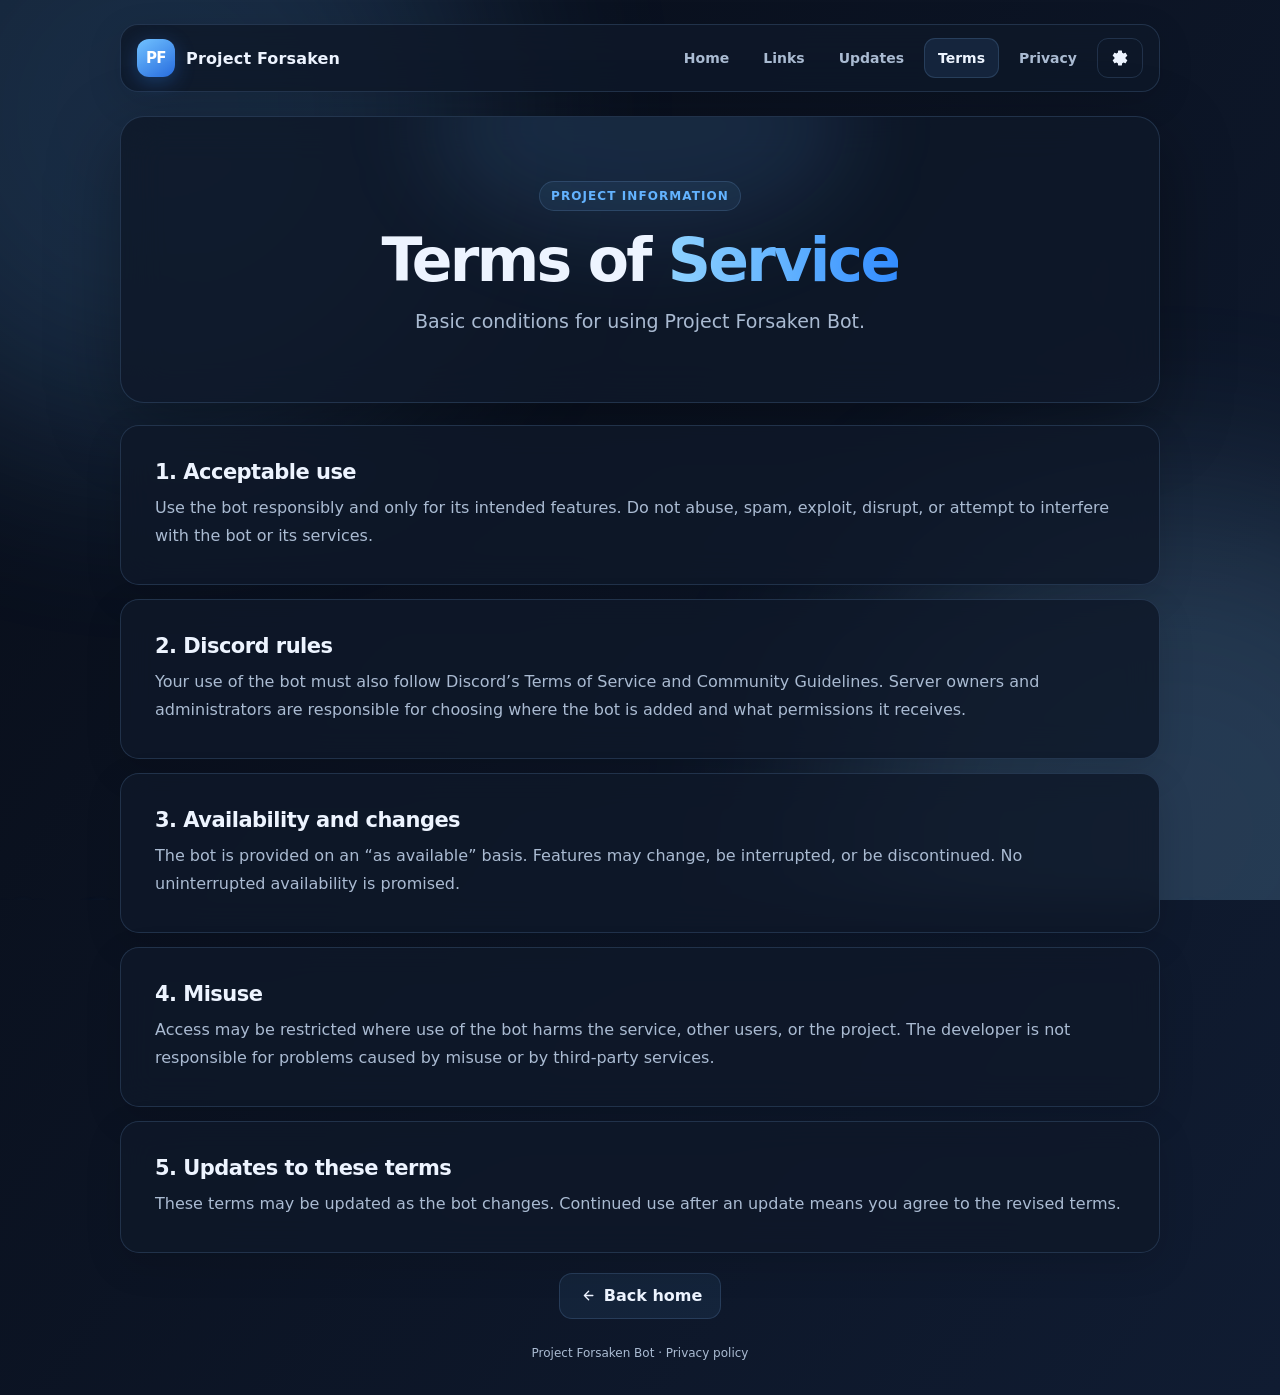
<file: tos.html>
<!DOCTYPE html>

<html lang="en">
<head><meta charset="utf-8"/><meta content="width=device-width, initial-scale=1" name="viewport"/><meta content="#080d18" name="theme-color"/><meta content="Terms for using Project Forsaken Bot." name="description"/><title>Terms of Service · Project Forsaken</title><link href="styles.css" rel="stylesheet"/></head>
<body>
<div aria-hidden="true" class="ambient"></div><div aria-hidden="true" id="particles"></div>
<div class="site-shell">
<header class="topbar"><a class="brand" href="index.html"><span aria-hidden="true" class="brand-mark"><span class="brand-mark-text">PF</span></span><span>Project Forsaken</span></a><nav aria-label="Main navigation" class="nav"><a href="index.html">Home</a><a href="links.html">Links</a><a href="updates.html">Updates</a><a aria-current="page" href="tos.html">Terms</a><a href="privacy.html">Privacy</a><button aria-expanded="false" aria-haspopup="dialog" aria-label="Open settings" class="icon-button" id="settingsButton" type="button"><svg aria-hidden="true" class="svg-icon is-filled" focusable="false" viewbox="0 0 24 24"><path d="M12 8a4 4 0 0 1 4 4a4 4 0 0 1-4 4a4 4 0 0 1-4-4a4 4 0 0 1 4-4m0 2a2 2 0 0 0-2 2a2 2 0 0 0 2 2a2 2 0 0 0 2-2a2 2 0 0 0-2-2m-2 12c-.25 0-.46-.18-.5-.42l-.37-2.65c-.63-.25-1.17-.59-1.69-.99l-2.49 1.01c-.22.08-.49 0-.61-.22l-2-3.46a.493.493 0 0 1 .12-.64l2.11-1.66L4.5 12l.07-1l-2.11-1.63a.493.493 0 0 1-.12-.64l2-3.46c.12-.22.39-.31.61-.22l2.49 1c.52-.39 1.06-.73 1.69-.98l.37-2.65c.04-.24.25-.42.5-.42h4c.25 0 .46.18.5.42l.37 2.65c.63.25 1.17.59 1.69.98l2.49-1c.22-.09.49 0 .61.22l2 3.46c.13.22.07.49-.12.64L19.43 11l.07 1l-.07 1l2.11 1.63c.19.15.25.42.12.64l-2 3.46c-.12.22-.39.31-.61.22l-2.49-1c-.52.39-1.06.73-1.69.98l-.37 2.65c-.04.24-.25.42-.5.42z" fill="currentColor" stroke="none"></path></svg></button></nav></header>
<main>
<section class="panel hero"><div class="hero-content"><span class="eyebrow">Project information</span><h1>Terms of <span class="gradient-text">Service</span></h1><p class="lead">Basic conditions for using Project Forsaken Bot.</p></div></section>
<section class="section content-card"><h2>1. Acceptable use</h2><p>Use the bot responsibly and only for its intended features. Do not abuse, spam, exploit, disrupt, or attempt to interfere with the bot or its services.</p></section>
<section class="content-card"><h2>2. Discord rules</h2><p>Your use of the bot must also follow Discord’s Terms of Service and Community Guidelines. Server owners and administrators are responsible for choosing where the bot is added and what permissions it receives.</p></section>
<section class="content-card"><h2>3. Availability and changes</h2><p>The bot is provided on an “as available” basis. Features may change, be interrupted, or be discontinued. No uninterrupted availability is promised.</p></section>
<section class="content-card"><h2>4. Misuse</h2><p>Access may be restricted where use of the bot harms the service, other users, or the project. The developer is not responsible for problems caused by misuse or by third-party services.</p></section>
<section class="content-card"><h2>5. Updates to these terms</h2><p>These terms may be updated as the bot changes. Continued use after an update means you agree to the revised terms.</p></section>
<div class="back-row"><a class="button" href="index.html"><svg aria-hidden="true" class="svg-icon" focusable="false" viewbox="0 0 24 24"><path d="m15 18-6-6 6-6M9 12h12" xmlns="http://www.w3.org/2000/svg"></path></svg> Back home</a></div>
</main>
<footer class="footer">Project Forsaken Bot · <a href="privacy.html">Privacy policy</a></footer>
</div>
<div aria-hidden="true" class="dialog-backdrop" id="settingsBackdrop">
<section aria-labelledby="settingsTitle" aria-modal="true" class="dialog" role="dialog">
<div class="dialog-header"><h2 id="settingsTitle">Settings</h2><button aria-label="Close settings" class="dialog-close" id="closeSettings" type="button"><svg aria-hidden="true" class="svg-icon" focusable="false" viewbox="0 0 24 24"><path d="m6 6 12 12M18 6 6 18" xmlns="http://www.w3.org/2000/svg"></path></svg></button></div><div class="setting-row language-setting-row"><div><strong>Language</strong><small>Choose your preferred language</small></div><select aria-label="Choose language" class="language-select" id="languageSelect"><option value="en">English</option><option value="uk">Українська</option><option value="ru">Русский</option></select></div>
<div class="setting-row"><div><strong>Theme</strong><small>Switch between dark and light mode</small></div><button class="setting-action" data-i18n-skip="true" id="themeToggle" type="button">Dark on</button></div>
<div class="setting-row color-theme-row">
<div><strong>Color themes</strong><small>Browse palettes by collection, or make your own</small></div>
<div class="theme-groups">
<details aria-label="Essentials" class="theme-group" open=""><summary>Essentials</summary>

<div aria-label="Essential color themes" class="theme-swatches" role="group">
<button aria-label="Blue" aria-pressed="true" class="theme-swatch" data-accent-choice="blue" title="Blue" type="button"></button>
<button aria-label="Purple" aria-pressed="false" class="theme-swatch" data-accent-choice="purple" title="Purple" type="button"></button>
<button aria-label="Red" aria-pressed="false" class="theme-swatch" data-accent-choice="red" title="Red" type="button"></button>
<button aria-label="Rose" aria-pressed="false" class="theme-swatch" data-accent-choice="rose" title="Rose" type="button"></button>
<button aria-label="Amber" aria-pressed="false" class="theme-swatch" data-accent-choice="amber" title="Amber" type="button"></button>
</div>
</details>
<details aria-label="Nature" class="theme-group"><summary>Nature</summary>

<div aria-label="Nature color themes" class="theme-swatches" role="group">
<button aria-label="Emerald" aria-pressed="false" class="theme-swatch" data-accent-choice="emerald" title="Emerald" type="button"></button>
<button aria-label="Teal" aria-pressed="false" class="theme-swatch" data-accent-choice="teal" title="Teal" type="button"></button>
<button aria-label="Lime" aria-pressed="false" class="theme-swatch" data-accent-choice="lime" title="Lime" type="button"></button>
</div>
</details>
<details aria-label="Metallics" class="theme-group"><summary>Metallics</summary>

<div aria-label="Metallic color themes" class="theme-swatches" role="group">
<button aria-label="Gold" aria-pressed="false" class="theme-swatch" data-accent-choice="gold" title="Gold" type="button"></button>
<button aria-label="Bronze" aria-pressed="false" class="theme-swatch" data-accent-choice="bronze" title="Bronze" type="button"></button>
<button aria-label="Steel" aria-pressed="false" class="theme-swatch" data-accent-choice="steel" title="Steel" type="button"></button>
</div>
</details>
<details aria-label="Vibrant" class="theme-group"><summary>Vibrant</summary>

<div aria-label="Vibrant color themes" class="theme-swatches" role="group">
<button aria-label="Cyan" aria-pressed="false" class="theme-swatch" data-accent-choice="cyan" title="Cyan" type="button"></button>
<button aria-label="Magenta" aria-pressed="false" class="theme-swatch" data-accent-choice="magenta" title="Magenta" type="button"></button>
<button aria-label="Orange" aria-pressed="false" class="theme-swatch" data-accent-choice="orange" title="Orange" type="button"></button>
</div>
</details>
<details aria-label="Gradients" class="theme-group"><summary>Gradients</summary>

<div aria-label="Gradient color themes" class="theme-swatches" role="group">
<button aria-label="Aurora gradient" aria-pressed="false" class="theme-swatch" data-accent-choice="gradient-aurora" title="Aurora" type="button"></button>
<button aria-label="Sunset gradient" aria-pressed="false" class="theme-swatch" data-accent-choice="gradient-sunset" title="Sunset" type="button"></button>
<button aria-label="Ocean gradient" aria-pressed="false" class="theme-swatch" data-accent-choice="gradient-ocean" title="Ocean" type="button"></button>
<button aria-label="Fire gradient" aria-pressed="false" class="theme-swatch" data-accent-choice="gradient-fire" title="Fire" type="button"></button>
<button aria-label="Candy gradient" aria-pressed="false" class="theme-swatch" data-accent-choice="gradient-candy" title="Candy" type="button"></button>
<button aria-label="Cosmic gradient" aria-pressed="false" class="theme-swatch" data-accent-choice="gradient-cosmic" title="Cosmic" type="button"></button>
</div>
</details>
<details aria-label="Holidays" class="theme-group"><summary>Holidays</summary>

<div aria-label="Holiday color themes" class="theme-swatches" role="group">
<button aria-label="New Year" aria-pressed="false" class="theme-swatch" data-accent-choice="holiday-new-year" title="New Year" type="button"></button>
<button aria-label="Christmas" aria-pressed="false" class="theme-swatch" data-accent-choice="holiday-christmas" title="Christmas" type="button"></button>
<button aria-label="Halloween" aria-pressed="false" class="theme-swatch" data-accent-choice="holiday-halloween" title="Halloween" type="button"></button>
<button aria-label="Valentine's Day" aria-pressed="false" class="theme-swatch" data-accent-choice="holiday-valentines" title="Valentine's Day" type="button"></button>
<button aria-label="Easter" aria-pressed="false" class="theme-swatch" data-accent-choice="holiday-easter" title="Easter" type="button"></button>
<button aria-label="Summer" aria-pressed="false" class="theme-swatch" data-accent-choice="holiday-summer" title="Summer" type="button"></button>
</div>
</details>
<details aria-label="Custom colors and gradients" class="theme-group"><summary>Custom</summary>

<label class="custom-theme-picker" id="customAccentControl" title="Choose a custom accent color">
<input aria-label="Choose a custom accent color" id="customAccentPicker" type="color" value="#328cff"/>
<span>Single color</span>
</label>
<div class="custom-gradient-control" id="customGradientControl">
<span class="custom-gradient-label">Custom gradient</span>
<label class="gradient-color-picker"><span>Start</span><input aria-label="Custom gradient start color" id="customGradientStart" type="color" value="#328cff"/></label>
<label class="gradient-color-picker"><span>End</span><input aria-label="Custom gradient end color" id="customGradientEnd" type="color" value="#a855f7"/></label>
<span aria-hidden="true" class="custom-gradient-preview"></span>
</div>
</details>
</div>
</div>
<div class="setting-row"><div><strong>Sounds</strong><small>Startup and button hover sounds</small></div><button class="setting-action" data-i18n-skip="true" id="soundToggle" type="button">On</button></div>
<div class="setting-row"><div><strong>Visual effects</strong><small>Animated background and floating particles</small></div><button class="setting-action" data-i18n-skip="true" id="effectsToggle" type="button">On</button></div>
<div class="setting-row"><div><strong>About</strong><small>Information about this website</small></div><button aria-expanded="false" class="setting-action" data-i18n-skip="true" id="aboutToggle" type="button">Show</button></div>
<div class="about-note" id="aboutNote">Project Forsaken is a Discord bot project by 0twbo. This website contains the bot invite, project links, updates, terms, and privacy information.</div>
</section>
</div>
<audio id="startupSound" preload="none"><source src="startup.mp3" type="audio/mpeg"/></audio>
<audio id="hoverSound" preload="none"><source src="hover.mp3" type="audio/mpeg"/></audio>
<script defer="" src="script.js"></script>
</body></html>
</file>
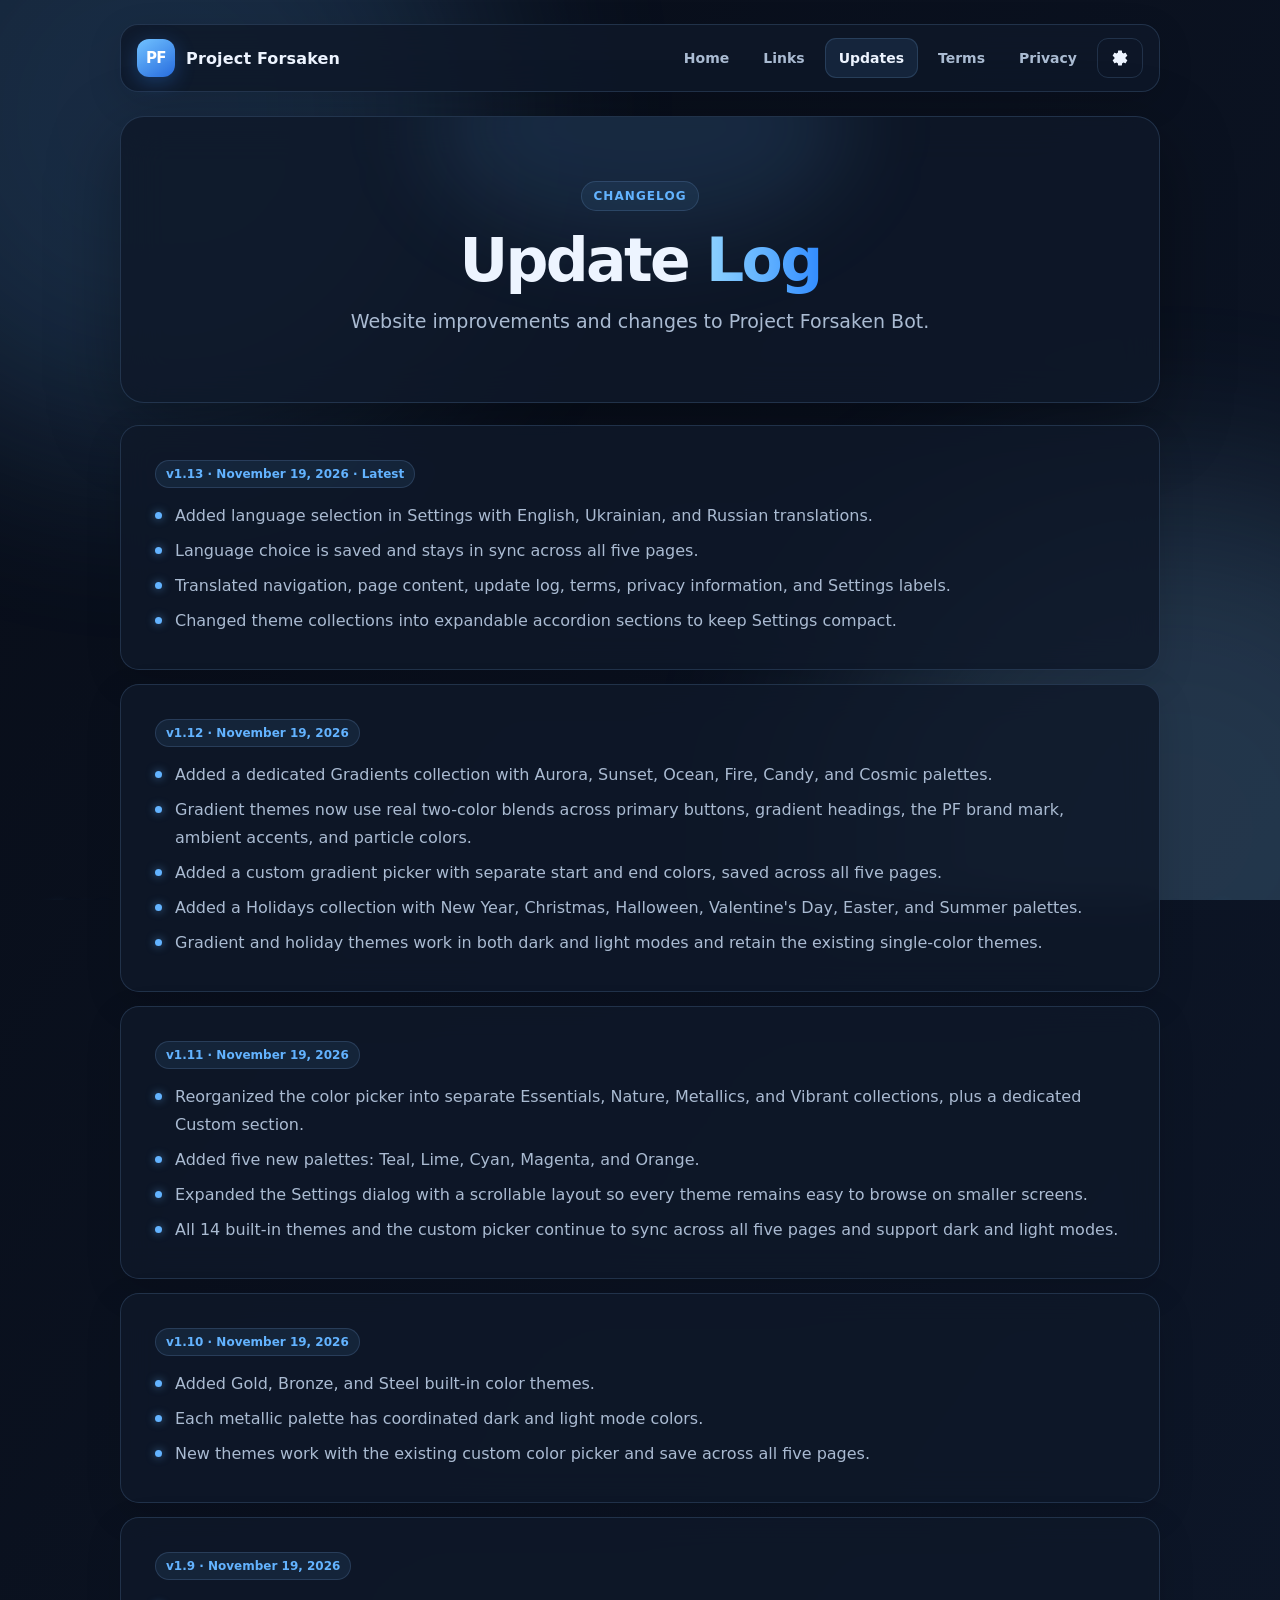
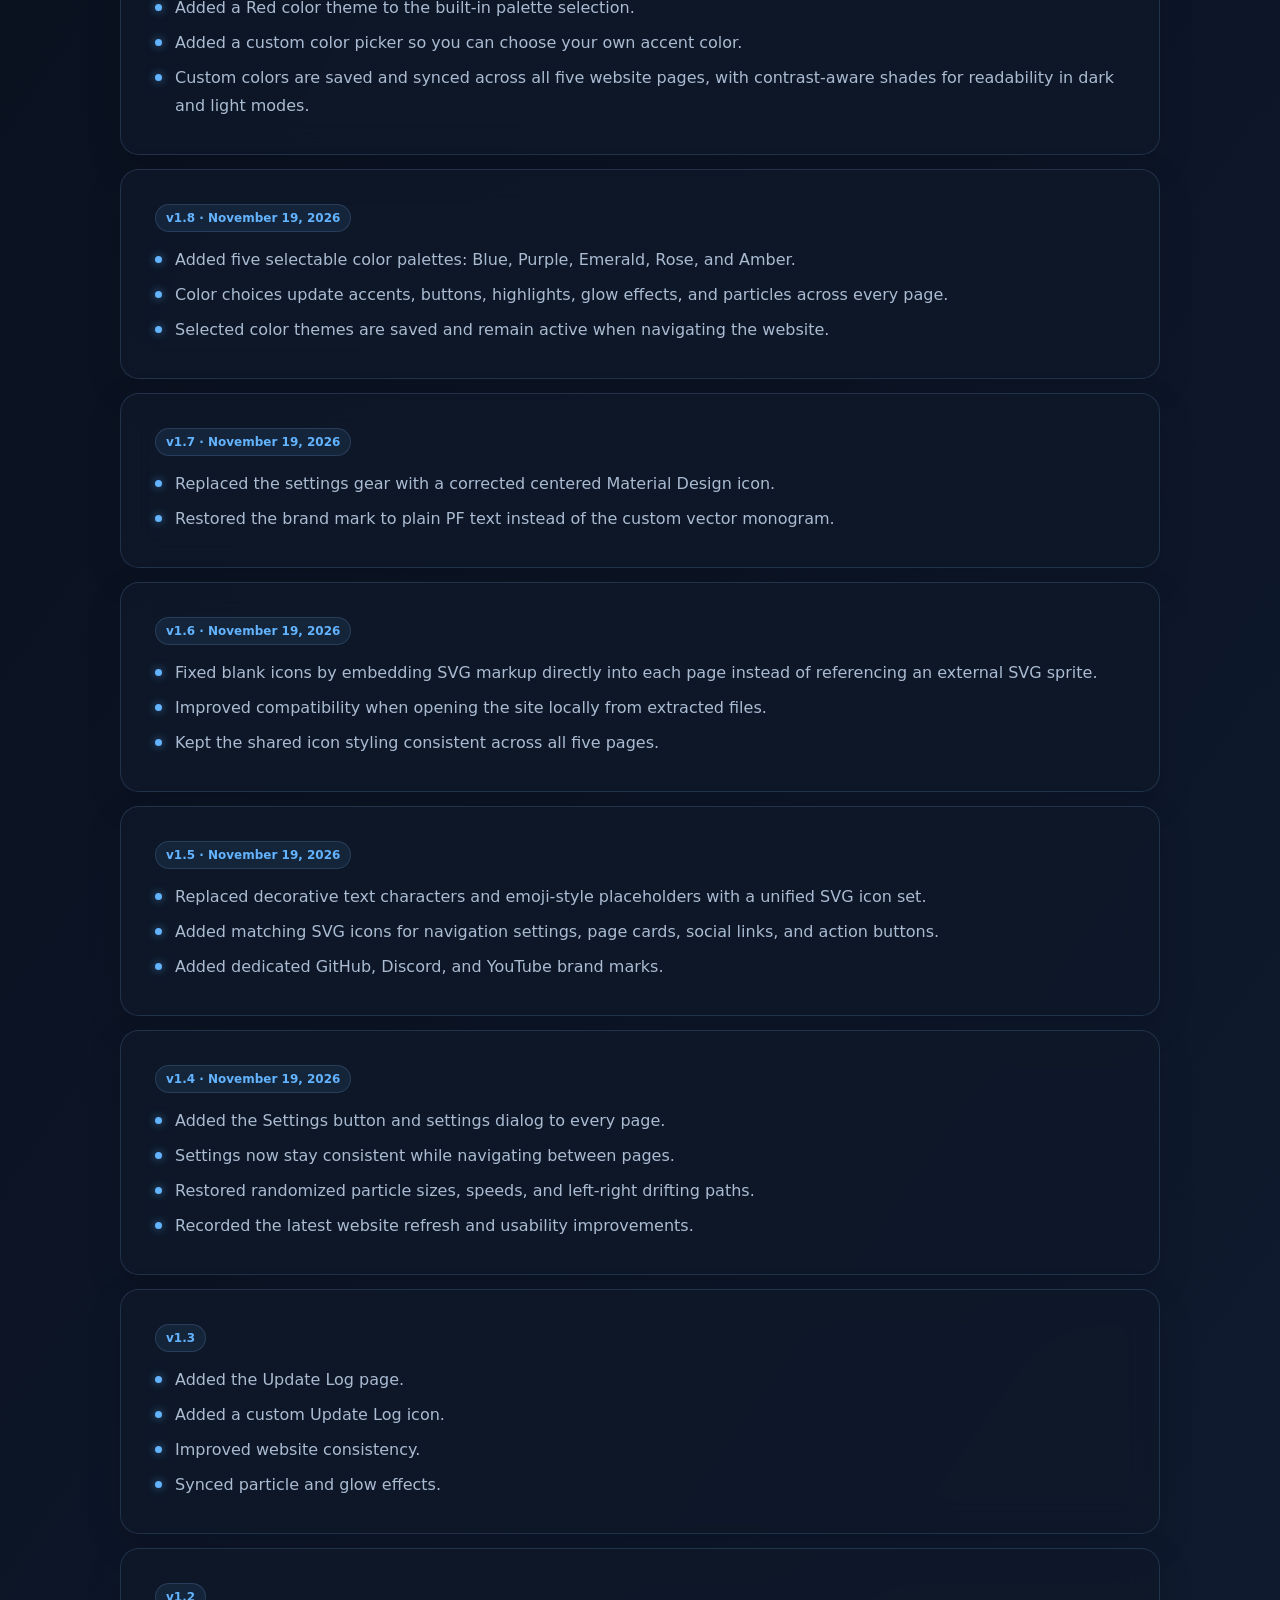
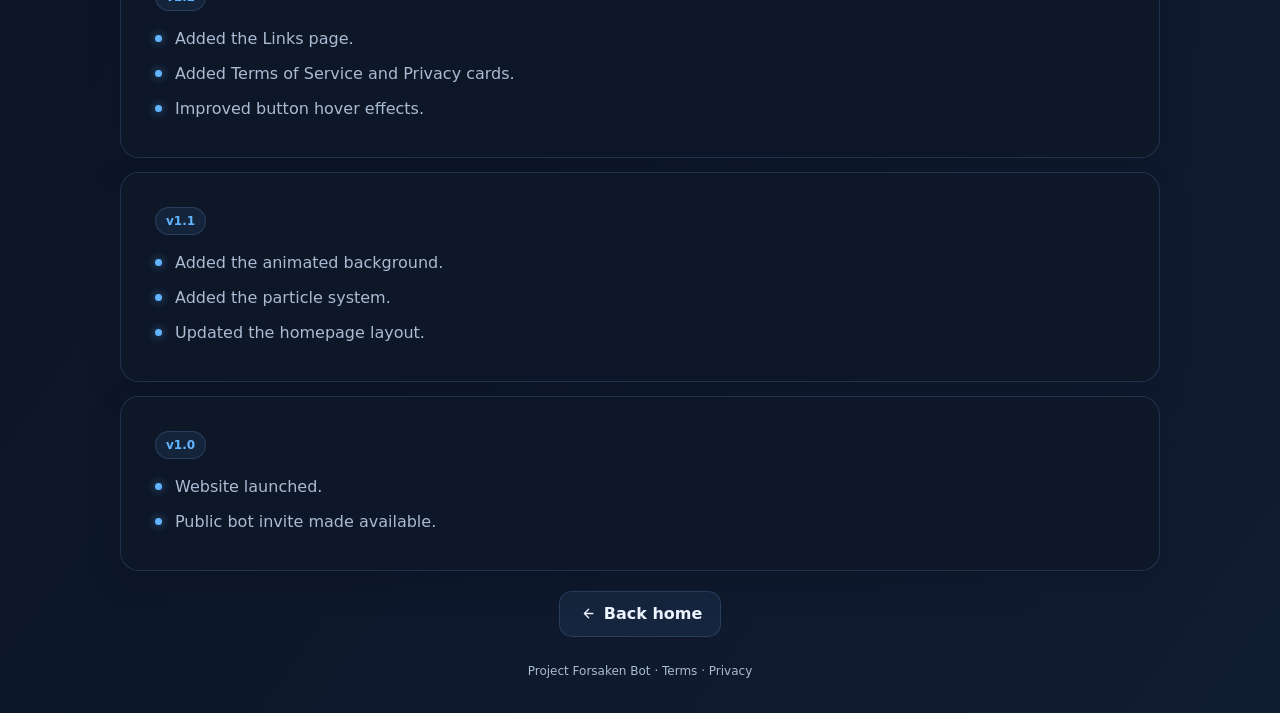
<file: updates.html>
<!DOCTYPE html>

<html lang="en">
<head><meta charset="utf-8"/><meta content="width=device-width, initial-scale=1" name="viewport"/><meta content="#080d18" name="theme-color"/><title>Update Log · Project Forsaken</title><link href="styles.css" rel="stylesheet"/></head>
<body>
<div aria-hidden="true" class="ambient"></div><div aria-hidden="true" id="particles"></div>
<div class="site-shell">
<header class="topbar"><a class="brand" href="index.html"><span aria-hidden="true" class="brand-mark"><span class="brand-mark-text">PF</span></span><span>Project Forsaken</span></a><nav aria-label="Main navigation" class="nav"><a href="index.html">Home</a><a href="links.html">Links</a><a aria-current="page" href="updates.html">Updates</a><a href="tos.html">Terms</a><a href="privacy.html">Privacy</a><button aria-expanded="false" aria-haspopup="dialog" aria-label="Open settings" class="icon-button" id="settingsButton" type="button"><svg aria-hidden="true" class="svg-icon is-filled" focusable="false" viewbox="0 0 24 24"><path d="M12 8a4 4 0 0 1 4 4a4 4 0 0 1-4 4a4 4 0 0 1-4-4a4 4 0 0 1 4-4m0 2a2 2 0 0 0-2 2a2 2 0 0 0 2 2a2 2 0 0 0 2-2a2 2 0 0 0-2-2m-2 12c-.25 0-.46-.18-.5-.42l-.37-2.65c-.63-.25-1.17-.59-1.69-.99l-2.49 1.01c-.22.08-.49 0-.61-.22l-2-3.46a.493.493 0 0 1 .12-.64l2.11-1.66L4.5 12l.07-1l-2.11-1.63a.493.493 0 0 1-.12-.64l2-3.46c.12-.22.39-.31.61-.22l2.49 1c.52-.39 1.06-.73 1.69-.98l.37-2.65c.04-.24.25-.42.5-.42h4c.25 0 .46.18.5.42l.37 2.65c.63.25 1.17.59 1.69.98l2.49-1c.22-.09.49 0 .61.22l2 3.46c.13.22.07.49-.12.64L19.43 11l.07 1l-.07 1l2.11 1.63c.19.15.25.42.12.64l-2 3.46c-.12.22-.39.31-.61.22l-2.49-1c-.52.39-1.06.73-1.69.98l-.37 2.65c-.04.24-.25.42-.5.42z" fill="currentColor" stroke="none"></path></svg></button></nav></header>
<main>
<section class="panel hero"><div class="hero-content"><span class="eyebrow">Changelog</span><h1>Update <span class="gradient-text">Log</span></h1><p class="lead">Website improvements and changes to Project Forsaken Bot.</p></div></section>
<section class="section content-card"><span class="version">v1.13 · November 19, 2026 · Latest</span><ul class="update-list"><li>Added language selection in Settings with English, Ukrainian, and Russian translations.</li><li>Language choice is saved and stays in sync across all five pages.</li><li>Translated navigation, page content, update log, terms, privacy information, and Settings labels.</li><li>Changed theme collections into expandable accordion sections to keep Settings compact.</li></ul></section><section class="section content-card"><span class="version">v1.12 · November 19, 2026</span><ul class="update-list"><li>Added a dedicated Gradients collection with Aurora, Sunset, Ocean, Fire, Candy, and Cosmic palettes.</li><li>Gradient themes now use real two-color blends across primary buttons, gradient headings, the PF brand mark, ambient accents, and particle colors.</li><li>Added a custom gradient picker with separate start and end colors, saved across all five pages.</li><li>Added a Holidays collection with New Year, Christmas, Halloween, Valentine's Day, Easter, and Summer palettes.</li><li>Gradient and holiday themes work in both dark and light modes and retain the existing single-color themes.</li></ul></section>
<section class="section content-card"><span class="version">v1.11 · November 19, 2026</span><ul class="update-list"><li>Reorganized the color picker into separate Essentials, Nature, Metallics, and Vibrant collections, plus a dedicated Custom section.</li><li>Added five new palettes: Teal, Lime, Cyan, Magenta, and Orange.</li><li>Expanded the Settings dialog with a scrollable layout so every theme remains easy to browse on smaller screens.</li><li>All 14 built-in themes and the custom picker continue to sync across all five pages and support dark and light modes.</li></ul></section>
<section class="section content-card"><span class="version">v1.10 · November 19, 2026</span><ul class="update-list"><li>Added Gold, Bronze, and Steel built-in color themes.</li><li>Each metallic palette has coordinated dark and light mode colors.</li><li>New themes work with the existing custom color picker and save across all five pages.</li></ul></section>
<section class="section content-card"><span class="version">v1.9 · November 19, 2026</span><ul class="update-list"><li>Added a Red color theme to the built-in palette selection.</li><li>Added a custom color picker so you can choose your own accent color.</li><li>Custom colors are saved and synced across all five website pages, with contrast-aware shades for readability in dark and light modes.</li></ul></section>
<section class="section content-card"><span class="version">v1.8 · November 19, 2026</span><ul class="update-list"><li>Added five selectable color palettes: Blue, Purple, Emerald, Rose, and Amber.</li><li>Color choices update accents, buttons, highlights, glow effects, and particles across every page.</li><li>Selected color themes are saved and remain active when navigating the website.</li></ul></section>
<section class="section content-card"><span class="version">v1.7 · November 19, 2026</span><ul class="update-list"><li>Replaced the settings gear with a corrected centered Material Design icon.</li><li>Restored the brand mark to plain PF text instead of the custom vector monogram.</li></ul></section>
<section class="section content-card"><span class="version">v1.6 · November 19, 2026</span><ul class="update-list"><li>Fixed blank icons by embedding SVG markup directly into each page instead of referencing an external SVG sprite.</li><li>Improved compatibility when opening the site locally from extracted files.</li><li>Kept the shared icon styling consistent across all five pages.</li></ul></section>
<section class="section content-card"><span class="version">v1.5 · November 19, 2026</span><ul class="update-list"><li>Replaced decorative text characters and emoji-style placeholders with a unified SVG icon set.</li><li>Added matching SVG icons for navigation settings, page cards, social links, and action buttons.</li><li>Added dedicated GitHub, Discord, and YouTube brand marks.</li></ul></section>
<section class="section content-card"><span class="version">v1.4 · November 19, 2026</span><ul class="update-list"><li>Added the Settings button and settings dialog to every page.</li><li>Settings now stay consistent while navigating between pages.</li><li>Restored randomized particle sizes, speeds, and left-right drifting paths.</li><li>Recorded the latest website refresh and usability improvements.</li></ul></section>
<section class="content-card"><span class="version">v1.3</span><ul class="update-list"><li>Added the Update Log page.</li><li>Added a custom Update Log icon.</li><li>Improved website consistency.</li><li>Synced particle and glow effects.</li></ul></section>
<section class="content-card"><span class="version">v1.2</span><ul class="update-list"><li>Added the Links page.</li><li>Added Terms of Service and Privacy cards.</li><li>Improved button hover effects.</li></ul></section>
<section class="content-card"><span class="version">v1.1</span><ul class="update-list"><li>Added the animated background.</li><li>Added the particle system.</li><li>Updated the homepage layout.</li></ul></section>
<section class="content-card"><span class="version">v1.0</span><ul class="update-list"><li>Website launched.</li><li>Public bot invite made available.</li></ul></section>
<div class="back-row"><a class="button" href="index.html"><svg aria-hidden="true" class="svg-icon" focusable="false" viewbox="0 0 24 24"><path d="m15 18-6-6 6-6M9 12h12" xmlns="http://www.w3.org/2000/svg"></path></svg> Back home</a></div>
</main>
<footer class="footer">Project Forsaken Bot · <a href="tos.html">Terms</a> · <a href="privacy.html">Privacy</a></footer>
</div>
<div aria-hidden="true" class="dialog-backdrop" id="settingsBackdrop">
<section aria-labelledby="settingsTitle" aria-modal="true" class="dialog" role="dialog">
<div class="dialog-header"><h2 id="settingsTitle">Settings</h2><button aria-label="Close settings" class="dialog-close" id="closeSettings" type="button"><svg aria-hidden="true" class="svg-icon" focusable="false" viewbox="0 0 24 24"><path d="m6 6 12 12M18 6 6 18" xmlns="http://www.w3.org/2000/svg"></path></svg></button></div><div class="setting-row language-setting-row"><div><strong>Language</strong><small>Choose your preferred language</small></div><select aria-label="Choose language" class="language-select" id="languageSelect"><option value="en">English</option><option value="uk">Українська</option><option value="ru">Русский</option></select></div>
<div class="setting-row"><div><strong>Theme</strong><small>Switch between dark and light mode</small></div><button class="setting-action" data-i18n-skip="true" id="themeToggle" type="button">Dark on</button></div>
<div class="setting-row color-theme-row">
<div><strong>Color themes</strong><small>Browse palettes by collection, or make your own</small></div>
<div class="theme-groups">
<details aria-label="Essentials" class="theme-group" open=""><summary>Essentials</summary>
<div aria-label="Essential color themes" class="theme-swatches" role="group">
<button aria-label="Blue" aria-pressed="true" class="theme-swatch" data-accent-choice="blue" title="Blue" type="button"></button>
<button aria-label="Purple" aria-pressed="false" class="theme-swatch" data-accent-choice="purple" title="Purple" type="button"></button>
<button aria-label="Red" aria-pressed="false" class="theme-swatch" data-accent-choice="red" title="Red" type="button"></button>
<button aria-label="Rose" aria-pressed="false" class="theme-swatch" data-accent-choice="rose" title="Rose" type="button"></button>
<button aria-label="Amber" aria-pressed="false" class="theme-swatch" data-accent-choice="amber" title="Amber" type="button"></button>
</div>
</details>
<details aria-label="Nature" class="theme-group"><summary>Nature</summary>
<div aria-label="Nature color themes" class="theme-swatches" role="group">
<button aria-label="Emerald" aria-pressed="false" class="theme-swatch" data-accent-choice="emerald" title="Emerald" type="button"></button>
<button aria-label="Teal" aria-pressed="false" class="theme-swatch" data-accent-choice="teal" title="Teal" type="button"></button>
<button aria-label="Lime" aria-pressed="false" class="theme-swatch" data-accent-choice="lime" title="Lime" type="button"></button>
</div>
</details>
<details aria-label="Metallics" class="theme-group"><summary>Metallics</summary>
<div aria-label="Metallic color themes" class="theme-swatches" role="group">
<button aria-label="Gold" aria-pressed="false" class="theme-swatch" data-accent-choice="gold" title="Gold" type="button"></button>
<button aria-label="Bronze" aria-pressed="false" class="theme-swatch" data-accent-choice="bronze" title="Bronze" type="button"></button>
<button aria-label="Steel" aria-pressed="false" class="theme-swatch" data-accent-choice="steel" title="Steel" type="button"></button>
</div>
</details>
<details aria-label="Vibrant" class="theme-group"><summary>Vibrant</summary>
<div aria-label="Vibrant color themes" class="theme-swatches" role="group">
<button aria-label="Cyan" aria-pressed="false" class="theme-swatch" data-accent-choice="cyan" title="Cyan" type="button"></button>
<button aria-label="Magenta" aria-pressed="false" class="theme-swatch" data-accent-choice="magenta" title="Magenta" type="button"></button>
<button aria-label="Orange" aria-pressed="false" class="theme-swatch" data-accent-choice="orange" title="Orange" type="button"></button>
</div>
</details>
<details aria-label="Gradients" class="theme-group"><summary>Gradients</summary>
<div aria-label="Gradient color themes" class="theme-swatches" role="group">
<button aria-label="Aurora gradient" aria-pressed="false" class="theme-swatch" data-accent-choice="gradient-aurora" title="Aurora" type="button"></button>
<button aria-label="Sunset gradient" aria-pressed="false" class="theme-swatch" data-accent-choice="gradient-sunset" title="Sunset" type="button"></button>
<button aria-label="Ocean gradient" aria-pressed="false" class="theme-swatch" data-accent-choice="gradient-ocean" title="Ocean" type="button"></button>
<button aria-label="Fire gradient" aria-pressed="false" class="theme-swatch" data-accent-choice="gradient-fire" title="Fire" type="button"></button>
<button aria-label="Candy gradient" aria-pressed="false" class="theme-swatch" data-accent-choice="gradient-candy" title="Candy" type="button"></button>
<button aria-label="Cosmic gradient" aria-pressed="false" class="theme-swatch" data-accent-choice="gradient-cosmic" title="Cosmic" type="button"></button>
</div>
</details>
<details aria-label="Holidays" class="theme-group"><summary>Holidays</summary>
<div aria-label="Holiday color themes" class="theme-swatches" role="group">
<button aria-label="New Year" aria-pressed="false" class="theme-swatch" data-accent-choice="holiday-new-year" title="New Year" type="button"></button>
<button aria-label="Christmas" aria-pressed="false" class="theme-swatch" data-accent-choice="holiday-christmas" title="Christmas" type="button"></button>
<button aria-label="Halloween" aria-pressed="false" class="theme-swatch" data-accent-choice="holiday-halloween" title="Halloween" type="button"></button>
<button aria-label="Valentine's Day" aria-pressed="false" class="theme-swatch" data-accent-choice="holiday-valentines" title="Valentine's Day" type="button"></button>
<button aria-label="Easter" aria-pressed="false" class="theme-swatch" data-accent-choice="holiday-easter" title="Easter" type="button"></button>
<button aria-label="Summer" aria-pressed="false" class="theme-swatch" data-accent-choice="holiday-summer" title="Summer" type="button"></button>
</div>
</details>
<details aria-label="Custom colors and gradients" class="theme-group"><summary>Custom</summary>
<label class="custom-theme-picker" id="customAccentControl" title="Choose a custom accent color">
<input aria-label="Choose a custom accent color" id="customAccentPicker" type="color" value="#328cff"/>
<span>Single color</span>
</label>
<div class="custom-gradient-control" id="customGradientControl">
<span class="custom-gradient-label">Custom gradient</span>
<label class="gradient-color-picker"><span>Start</span><input aria-label="Custom gradient start color" id="customGradientStart" type="color" value="#328cff"/></label>
<label class="gradient-color-picker"><span>End</span><input aria-label="Custom gradient end color" id="customGradientEnd" type="color" value="#a855f7"/></label>
<span aria-hidden="true" class="custom-gradient-preview"></span>
</div>
</details>
</div>
</div>
<div class="setting-row"><div><strong>Sounds</strong><small>Startup and button hover sounds</small></div><button class="setting-action" data-i18n-skip="true" id="soundToggle" type="button">On</button></div>
<div class="setting-row"><div><strong>Visual effects</strong><small>Animated background and floating particles</small></div><button class="setting-action" data-i18n-skip="true" id="effectsToggle" type="button">On</button></div>
<div class="setting-row"><div><strong>About</strong><small>Information about this website</small></div><button aria-expanded="false" class="setting-action" data-i18n-skip="true" id="aboutToggle" type="button">Show</button></div>
<div class="about-note" id="aboutNote">Project Forsaken is a Discord bot project by 0twbo. This website contains the bot invite, project links, updates, terms, and privacy information.</div>
</section>
</div>
<audio id="startupSound" preload="none"><source src="startup.mp3" type="audio/mpeg"/></audio>
<audio id="hoverSound" preload="none"><source src="hover.mp3" type="audio/mpeg"/></audio>
<script defer="" src="script.js"></script>
</body></html>
</file>
<file: styles.css>
:root {
  color-scheme: dark;
  --bg: #080d18;
  --bg-alt: #101c32;
  --panel: rgba(15, 24, 41, .84);
  --panel-strong: rgba(13, 21, 36, .96);
  --text: #edf4ff;
  --muted: #aabbd2;
  --accent-light: #8ed2ff;
  --accent: #63b3ff;
  --accent-strong: #328cff;
  --accent-rgb: 99, 179, 255;
  --accent-strong-rgb: 50, 140, 255;
  --bg-tint: #0a1425;
  --brand-a: #71c2ff;
  --brand-b: #286de0;
  --gradient-start: var(--accent-light);
  --gradient-end: var(--accent-strong);
  --accent-gradient: linear-gradient(135deg, var(--accent-light), var(--accent-strong));
  --gradient-text: linear-gradient(90deg, var(--accent-light), var(--accent), var(--accent-strong));
  --border: rgba(139, 190, 255, .16);
  --shadow: 0 22px 70px rgba(0, 0, 0, .34);
}

:root[data-theme="light"] {
  color-scheme: light;
  --bg: #e9f1ff;
  --bg-alt: #d7e6ff;
  --panel: rgba(255, 255, 255, .78);
  --panel-strong: rgba(255, 255, 255, .96);
  --text: #14223a;
  --muted: #52647e;
  --accent-light: #63a4ef;
  --accent: #246fce;
  --accent-strong: #145fc3;
  --accent-rgb: 36, 111, 206;
  --accent-strong-rgb: 20, 95, 195;
  --bg-tint: #eef5ff;
  --brand-a: #4796e9;
  --brand-b: #1e5fc1;
  --border: rgba(44, 105, 180, .18);
  --shadow: 0 22px 70px rgba(38, 74, 125, .16);
}

/* Color palettes: the selected accent is shared by every page. */
:root[data-accent="purple"] {
  --accent-light: #d7b7ff; --accent: #b78cff; --accent-strong: #8d5cff;
  --accent-rgb: 183, 140, 255; --accent-strong-rgb: 141, 92, 255;
  --bg-alt: #17142a; --bg-tint: #211632; --brand-a: #c8a3ff; --brand-b: #7041cb;
  --border: rgba(183, 140, 255, .16);
}
:root[data-theme="light"][data-accent="blue"] {
  --bg: #e9f1ff; --bg-alt: #d7e6ff; --bg-tint: #eef5ff;
  --accent-light: #63a4ef; --accent: #246fce; --accent-strong: #145fc3;
  --accent-rgb: 36, 111, 206; --accent-strong-rgb: 20, 95, 195;
  --brand-a: #4796e9; --brand-b: #1e5fc1; --border: rgba(44, 105, 180, .18);
}
:root[data-theme="light"][data-accent="purple"] {
  --bg: #f2eaff; --bg-alt: #e6dcfa; --bg-tint: #faf7ff;
  --accent-light: #a57be9; --accent: #7844c9; --accent-strong: #6031ad;
  --accent-rgb: 120, 68, 201; --accent-strong-rgb: 96, 49, 173;
  --brand-a: #a57be9; --brand-b: #6031ad; --border: rgba(120, 68, 201, .18);
}
:root[data-accent="emerald"] {
  --accent-light: #9ef5cf; --accent: #4dd6a3; --accent-strong: #19a977;
  --accent-rgb: 77, 214, 163; --accent-strong-rgb: 25, 169, 119;
  --bg-alt: #10251f; --bg-tint: #0a1d19; --brand-a: #75e8ba; --brand-b: #168a68;
  --border: rgba(77, 214, 163, .16);
}
:root[data-theme="light"][data-accent="emerald"] {
  --bg: #e8f8f0; --bg-alt: #d8f0e5; --bg-tint: #f4fcf8;
  --accent-light: #58c99a; --accent: #16875f; --accent-strong: #106b4b;
  --accent-rgb: 22, 135, 95; --accent-strong-rgb: 16, 107, 75;
  --brand-a: #58c99a; --brand-b: #106b4b; --border: rgba(22, 135, 95, .18);
}
:root[data-accent="rose"] {
  --accent-light: #ffafc4; --accent: #ff7eaa; --accent-strong: #ec4d83;
  --accent-rgb: 255, 126, 170; --accent-strong-rgb: 236, 77, 131;
  --bg-alt: #251520; --bg-tint: #21101b; --brand-a: #ff9fbd; --brand-b: #c93670;
  --border: rgba(255, 126, 170, .16);
}
:root[data-theme="light"][data-accent="rose"] {
  --bg: #ffedf3; --bg-alt: #f9dce7; --bg-tint: #fff7fa;
  --accent-light: #e9789b; --accent: #c83770; --accent-strong: #a8275b;
  --accent-rgb: 200, 55, 112; --accent-strong-rgb: 168, 39, 91;
  --brand-a: #e9789b; --brand-b: #a8275b; --border: rgba(200, 55, 112, .18);
}
:root[data-accent="amber"] {
  --accent-light: #ffdc91; --accent: #ffc15c; --accent-strong: #e99a22;
  --accent-rgb: 255, 193, 92; --accent-strong-rgb: 233, 154, 34;
  --bg-alt: #28200f; --bg-tint: #21190d; --brand-a: #ffd17a; --brand-b: #bd7918;
  --border: rgba(255, 193, 92, .16);
}
:root[data-theme="light"][data-accent="amber"] {
  --bg: #fff4df; --bg-alt: #f7e8c9; --bg-tint: #fffbf2;
  --accent-light: #d69a34; --accent: #a86700; --accent-strong: #875300;
  --accent-rgb: 168, 103, 0; --accent-strong-rgb: 135, 83, 0;
  --brand-a: #d69a34; --brand-b: #875300; --border: rgba(168, 103, 0, .18);
}
:root[data-accent="red"] {
  --accent-light: #ffaaaa; --accent: #ff7777; --accent-strong: #e54545;
  --accent-rgb: 255, 119, 119; --accent-strong-rgb: 229, 69, 69;
  --bg-alt: #281316; --bg-tint: #211014; --brand-a: #ff9898; --brand-b: #c73242;
  --border: rgba(255, 119, 119, .16);
}
/* Metallic palettes: Gold, Bronze, and Steel. */
:root[data-accent="gold"] {
  --accent-light: #ffe6a3; --accent: #ffd36b; --accent-strong: #a87000;
  --accent-rgb: 255, 211, 107; --accent-strong-rgb: 168, 112, 0;
  --bg-alt: #27200f; --bg-tint: #21190d; --brand-a: #ffe6a3; --brand-b: #a87000;
  --border: rgba(255, 211, 107, .18);
}
:root[data-accent="bronze"] {
  --accent-light: #f0c19c; --accent: #d99465; --accent-strong: #995225;
  --accent-rgb: 217, 148, 101; --accent-strong-rgb: 153, 82, 37;
  --bg-alt: #2a1d16; --bg-tint: #21150f; --brand-a: #f0c19c; --brand-b: #995225;
  --border: rgba(217, 148, 101, .18);
}
:root[data-accent="steel"] {
  --accent-light: #d6e2ef; --accent: #a9bfd4; --accent-strong: #57738e;
  --accent-rgb: 169, 191, 212; --accent-strong-rgb: 87, 115, 142;
  --bg-alt: #18222e; --bg-tint: #101a25; --brand-a: #d6e2ef; --brand-b: #57738e;
  --border: rgba(169, 191, 212, .18);
}
:root[data-theme="light"][data-accent="red"] {
  --bg: #fff0f0; --bg-alt: #f8dddd; --bg-tint: #fff8f8;
  --accent-light: #ea7c7c; --accent: #c63d4d; --accent-strong: #a82737;
  --accent-rgb: 198, 61, 77; --accent-strong-rgb: 168, 39, 55;
  --brand-a: #ea7c7c; --brand-b: #a82737; --border: rgba(198, 61, 77, .18);
}

:root[data-theme="light"][data-accent="gold"] {
  --bg: #fff7e6; --bg-alt: #f5e7c7; --bg-tint: #fffcf4;
  --accent-light: #d9a43c; --accent: #956300; --accent-strong: #805400;
  --accent-rgb: 149, 99, 0; --accent-strong-rgb: 128, 84, 0;
  --brand-a: #d9a43c; --brand-b: #805400; --border: rgba(149, 99, 0, .2);
}
:root[data-theme="light"][data-accent="bronze"] {
  --bg: #fbf0e8; --bg-alt: #f0dfd1; --bg-tint: #fff9f5;
  --accent-light: #c98558; --accent: #8f4b25; --accent-strong: #783d1d;
  --accent-rgb: 143, 75, 37; --accent-strong-rgb: 120, 61, 29;
  --brand-a: #c98558; --brand-b: #783d1d; --border: rgba(143, 75, 37, .2);
}
:root[data-theme="light"][data-accent="steel"] {
  --bg: #edf2f7; --bg-alt: #dce5ee; --bg-tint: #f7f9fc;
  --accent-light: #8ca4bc; --accent: #536f8a; --accent-strong: #3e5872;
  --accent-rgb: 83, 111, 138; --accent-strong-rgb: 62, 88, 114;
  --brand-a: #8ca4bc; --brand-b: #3e5872; --border: rgba(83, 111, 138, .2);
}


/* Additional nature and vibrant palettes. */
:root[data-accent="teal"] {
  --accent-light: #8be9dc; --accent: #42c7b5; --accent-strong: #0f9f90;
  --accent-rgb: 66, 199, 181; --accent-strong-rgb: 15, 159, 144;
  --bg-alt: #102522; --bg-tint: #0b1c1b; --brand-a: #8be9dc; --brand-b: #0f8f83;
  --border: rgba(66, 199, 181, .17);
}
:root[data-theme="light"][data-accent="teal"] {
  --bg: #e8f8f5; --bg-alt: #d4eee9; --bg-tint: #f5fcfa;
  --accent-light: #45b6a6; --accent: #087f73; --accent-strong: #07675f;
  --accent-rgb: 8, 127, 115; --accent-strong-rgb: 7, 103, 95;
  --brand-a: #45b6a6; --brand-b: #07675f; --border: rgba(8, 127, 115, .19);
}
:root[data-accent="lime"] {
  --accent-light: #e4ffad; --accent: #a3e635; --accent-strong: #65a30d;
  --accent-rgb: 163, 230, 53; --accent-strong-rgb: 101, 163, 13;
  --bg-alt: #202913; --bg-tint: #171f0e; --brand-a: #d9f99d; --brand-b: #65a30d;
  --border: rgba(163, 230, 53, .17);
}
:root[data-theme="light"][data-accent="lime"] {
  --bg: #f2f8e6; --bg-alt: #e3edcc; --bg-tint: #f9fcf2;
  --accent-light: #8bbd35; --accent: #557f12; --accent-strong: #45690c;
  --accent-rgb: 85, 127, 18; --accent-strong-rgb: 69, 105, 12;
  --brand-a: #8bbd35; --brand-b: #45690c; --border: rgba(85, 127, 18, .2);
}
:root[data-accent="cyan"] {
  --accent-light: #b6f4ff; --accent: #45d9f2; --accent-strong: #089bb8;
  --accent-rgb: 69, 217, 242; --accent-strong-rgb: 8, 155, 184;
  --bg-alt: #10252e; --bg-tint: #0a1c25; --brand-a: #a8efff; --brand-b: #078ca8;
  --border: rgba(69, 217, 242, .18);
}
:root[data-theme="light"][data-accent="cyan"] {
  --bg: #e8f9fc; --bg-alt: #d4eef3; --bg-tint: #f4fcfd;
  --accent-light: #3baabd; --accent: #087e96; --accent-strong: #06677d;
  --accent-rgb: 8, 126, 150; --accent-strong-rgb: 6, 103, 125;
  --brand-a: #3baabd; --brand-b: #06677d; --border: rgba(8, 126, 150, .2);
}
:root[data-accent="magenta"] {
  --accent-light: #f8c4ff; --accent: #e879f9; --accent-strong: #c026d3;
  --accent-rgb: 232, 121, 249; --accent-strong-rgb: 192, 38, 211;
  --bg-alt: #29142c; --bg-tint: #1e1022; --brand-a: #f2b1ff; --brand-b: #ad20c0;
  --border: rgba(232, 121, 249, .18);
}
:root[data-theme="light"][data-accent="magenta"] {
  --bg: #fbedff; --bg-alt: #f0daf5; --bg-tint: #fdf7ff;
  --accent-light: #c75bd8; --accent: #9824aa; --accent-strong: #801b91;
  --accent-rgb: 152, 36, 170; --accent-strong-rgb: 128, 27, 145;
  --brand-a: #c75bd8; --brand-b: #801b91; --border: rgba(152, 36, 170, .2);
}
:root[data-accent="orange"] {
  --accent-light: #ffd0a1; --accent: #ff9b4a; --accent-strong: #e66b16;
  --accent-rgb: 255, 155, 74; --accent-strong-rgb: 230, 107, 22;
  --bg-alt: #2b1d13; --bg-tint: #21150e; --brand-a: #ffd0a1; --brand-b: #d65d0b;
  --border: rgba(255, 155, 74, .18);
}
:root[data-theme="light"][data-accent="orange"] {
  --bg: #fff2e7; --bg-alt: #f7e1cf; --bg-tint: #fffaf5;
  --accent-light: #df813b; --accent: #b45309; --accent-strong: #934006;
  --accent-rgb: 180, 83, 9; --accent-strong-rgb: 147, 64, 6;
  --brand-a: #df813b; --brand-b: #934006; --border: rgba(180, 83, 9, .2);
}

* { box-sizing: border-box; }
html { min-height: 100%; scroll-behavior: smooth; }
body {
  position: relative;
  isolation: isolate;
  min-height: 100vh;
  margin: 0;
  padding: 24px;
  overflow-x: hidden;
  color: var(--text);
  font-family: Inter, ui-sans-serif, system-ui, -apple-system, BlinkMacSystemFont, "Segoe UI", sans-serif;
  background: linear-gradient(125deg, var(--bg), var(--bg-alt), var(--bg-tint), var(--bg));
  background-size: 300% 300%;
  animation: background-drift 22s ease infinite;
}
:root[data-theme="light"] body { background-image: linear-gradient(125deg, var(--bg), var(--bg-alt), var(--bg-tint), var(--bg-alt)); }

@keyframes background-drift {
  0%, 100% { background-position: 0% 50%; }
  50% { background-position: 100% 50%; }
}

.ambient {
  position: fixed;
  inset: 0;
  z-index: 0;
  overflow: hidden;
  pointer-events: none;
}
.ambient::before, .ambient::after {
  position: absolute;
  width: min(58vw, 680px);
  aspect-ratio: 1;
  content: "";
  border-radius: 50%;
  filter: blur(105px);
  opacity: .18;
  background: var(--accent);
  animation: glow-pulse 12s ease-in-out infinite;
}
.ambient::before { top: -25%; left: -15%; }
.ambient::after { right: -18%; bottom: -30%; background: var(--accent-light); animation-delay: -6s; }
@keyframes glow-pulse { 50% { transform: scale(1.17); opacity: .25; } }
#particles { position: fixed; inset: 0; z-index: 1; overflow: hidden; pointer-events: none; }
.particle {
  position: absolute;
  bottom: -14px;
  border-radius: 50%;
  box-shadow: 0 0 12px rgba(var(--accent-rgb), .65);
  animation: particle-weave linear infinite;
  will-change: transform;
}
@keyframes particle-weave {
  0%   { transform: translate3d(0, 0, 0) rotate(0deg); }
  24%  { transform: translate3d(var(--weave-1), -29vh, 0) rotate(90deg); }
  49%  { transform: translate3d(var(--weave-2), -59vh, 0) rotate(180deg); }
  74%  { transform: translate3d(var(--weave-3), -89vh, 0) rotate(270deg); }
  100% { transform: translate3d(var(--weave-4), -120vh, 0) rotate(360deg); }
}
.effects-off .ambient::before, .effects-off .ambient::after,
.effects-off #particles { display: none; }

.site-shell { width: min(100%, 1040px); margin: 0 auto; position: relative; z-index: 2; }
.topbar {
  display: flex;
  align-items: center;
  justify-content: space-between;
  gap: 18px;
  margin: 0 auto 24px;
  padding: 13px 16px;
  border: 1px solid var(--border);
  border-radius: 18px;
  background: var(--panel);
  backdrop-filter: blur(18px);
  box-shadow: 0 10px 35px rgba(0, 0, 0, .13);
}
.brand { display: inline-flex; align-items: center; gap: 11px; color: var(--text); text-decoration: none; font-weight: 800; letter-spacing: .01em; white-space: nowrap; }
.brand-mark {
  display: grid;
  width: 38px;
  height: 38px;
  place-items: center;
  border-radius: 12px;
  color: #fff;
  background: linear-gradient(145deg, var(--brand-a), var(--brand-b));
  box-shadow: 0 5px 20px rgba(var(--accent-strong-rgb), .3);
}
.nav { display: flex; flex-wrap: wrap; align-items: center; justify-content: flex-end; gap: 6px; }
.nav a, .icon-button {
  min-height: 40px;
  display: inline-flex;
  align-items: center;
  justify-content: center;
  gap: 8px;
  padding: 9px 13px;
  border: 1px solid transparent;
  border-radius: 11px;
  color: var(--muted);
  background: transparent;
  font: inherit;
  font-size: 14px;
  font-weight: 650;
  text-decoration: none;
  cursor: pointer;
  transition: .2s ease;
}
.nav a:hover, .nav a[aria-current="page"], .icon-button:hover {
  color: var(--text);
  border-color: var(--border);
  background: rgba(var(--accent-rgb), .10);
}
.icon-button { border-color: var(--border); color: var(--text); font-size: 18px; }

.panel {
  border: 1px solid var(--border);
  border-radius: 24px;
  background: var(--panel);
  backdrop-filter: blur(20px);
  box-shadow: var(--shadow);
}
.hero { position: relative; overflow: hidden; padding: clamp(28px, 6vw, 64px); text-align: center; }
.hero::before {
  position: absolute;
  top: -100px;
  left: 50%;
  width: 420px;
  height: 220px;
  content: "";
  transform: translateX(-50%);
  border-radius: 50%;
  background: rgba(var(--accent-rgb), .12);
  filter: blur(45px);
  pointer-events: none;
}
.hero-content { position: relative; }
.eyebrow {
  display: inline-flex;
  align-items: center;
  gap: 8px;
  margin-bottom: 18px;
  padding: 7px 11px;
  border: 1px solid var(--border);
  border-radius: 999px;
  color: var(--accent);
  background: rgba(var(--accent-rgb), .08);
  font-size: 12px;
  font-weight: 800;
  letter-spacing: .09em;
  text-transform: uppercase;
}
.eyebrow-dot { width: 7px; height: 7px; border-radius: 50%; background: var(--accent); box-shadow: 0 0 12px var(--accent); }
h1, h2, h3, p { margin-top: 0; }
h1 { margin-bottom: 14px; font-size: clamp(34px, 7vw, 60px); line-height: 1.04; letter-spacing: -.045em; }
h2 { margin-bottom: 10px; font-size: clamp(22px, 3vw, 29px); letter-spacing: -.025em; }
h3 { margin-bottom: 8px; font-size: 17px; }
.gradient-text { color: var(--accent); background: var(--gradient-text, linear-gradient(90deg, var(--accent-light), var(--accent), var(--accent-strong))); -webkit-background-clip: text; background-clip: text; -webkit-text-fill-color: transparent; }
.lead { max-width: 650px; margin: 0 auto; color: var(--muted); font-size: clamp(16px, 2.2vw, 19px); line-height: 1.7; }
.status {
  display: inline-flex;
  flex-wrap: wrap;
  align-items: center;
  justify-content: center;
  gap: 9px;
  margin-top: 24px;
  padding: 10px 14px;
  border: 1px solid var(--border);
  border-radius: 12px;
  color: var(--muted);
  background: rgba(var(--accent-rgb), .06);
  font-size: 13px;
}
.status-dot { width: 8px; height: 8px; border-radius: 50%; background: #f0b84b; box-shadow: 0 0 10px rgba(240, 184, 75, .55); }
.actions { display: flex; flex-wrap: wrap; justify-content: center; gap: 12px; margin-top: 28px; }
.button {
  min-height: 46px;
  display: inline-flex;
  align-items: center;
  justify-content: center;
  gap: 9px;
  padding: 12px 18px;
  border: 1px solid var(--border);
  border-radius: 13px;
  color: var(--text);
  background: rgba(var(--accent-rgb), .08);
  font: inherit;
  font-weight: 750;
  text-decoration: none;
  cursor: pointer;
  transition: transform .2s ease, box-shadow .2s ease, background .2s ease, border-color .2s ease;
}
.button.primary { border-color: transparent; color: white; background: var(--accent-gradient, linear-gradient(135deg, var(--accent-light), var(--accent-strong))); box-shadow: 0 8px 24px rgba(var(--accent-strong-rgb), .25); }
.button:hover { transform: translateY(-3px); border-color: rgba(var(--accent-rgb), .48); box-shadow: 0 12px 28px rgba(20, 80, 150, .2); }
.button.primary:hover { box-shadow: 0 14px 32px rgba(var(--accent-strong-rgb), .38); }
.button:focus-visible, a:focus-visible, button:focus-visible { outline: 3px solid var(--accent-light); outline-offset: 3px; }

.section { margin-top: 22px; }
.section-heading { margin: 0 0 14px 5px; color: var(--muted); font-size: 12px; font-weight: 850; letter-spacing: .13em; text-transform: uppercase; }
.grid { display: grid; grid-template-columns: repeat(2, minmax(0, 1fr)); gap: 16px; }
.feature-card, .content-card {
  padding: 25px;
  border: 1px solid var(--border);
  border-radius: 19px;
  background: var(--panel);
  backdrop-filter: blur(16px);
  box-shadow: 0 12px 36px rgba(0, 0, 0, .13);
}
.feature-card { min-height: 174px; transition: transform .23s ease, border-color .23s ease, box-shadow .23s ease; }
.feature-card:hover { transform: translateY(-5px); border-color: rgba(var(--accent-rgb), .4); box-shadow: 0 18px 38px rgba(0, 0, 0, .2), 0 0 22px rgba(var(--accent-rgb), .1); }
.feature-icon { display: grid; width: 42px; height: 42px; margin-bottom: 17px; place-items: center; border: 1px solid var(--border); border-radius: 13px; color: var(--accent); background: rgba(var(--accent-rgb), .1); font-size: 19px; }
.feature-card p, .content-card p, .content-card li { color: var(--muted); line-height: 1.75; }
.feature-card p { margin-bottom: 0; font-size: 14px; }
.content-card { padding: clamp(22px, 4vw, 34px); }
.content-card + .content-card { margin-top: 14px; }
.content-card h2 { font-size: 21px; }
.content-card p:last-child, .content-card ul:last-child { margin-bottom: 0; }
.content-card ul { padding-left: 22px; }
.content-card li + li { margin-top: 7px; }
.callout { padding: 16px 18px; border-left: 3px solid var(--accent); border-radius: 0 12px 12px 0; color: var(--muted); background: rgba(var(--accent-rgb), .08); line-height: 1.7; }
.version { display: inline-flex; padding: 6px 10px; border: 1px solid var(--border); border-radius: 999px; color: var(--accent); background: rgba(var(--accent-rgb), .09); font-size: 12px; font-weight: 800; }
.update-list { list-style: none; padding: 0 !important; margin: 14px 0 0; }
.update-list li { position: relative; padding: 0 0 0 20px; }
.update-list li::before { position: absolute; top: .65em; left: 0; width: 7px; height: 7px; content: ""; border-radius: 50%; background: var(--accent); box-shadow: 0 0 9px rgba(var(--accent-rgb), .6); }
.link-list { display: grid; gap: 11px; }
.link-list .button { justify-content: flex-start; width: 100%; min-height: 56px; padding: 15px 17px; }
.link-list .button span:last-child { margin-left: auto; color: var(--muted); font-size: 12px; }
.back-row { display: flex; justify-content: center; margin-top: 20px; }
.footer { padding: 24px 8px 8px; color: var(--muted); text-align: center; font-size: 12px; line-height: 1.7; }
.footer a { color: var(--muted); text-decoration: none; }
.footer a:hover { color: var(--accent); }

/* Settings dialog */
.dialog-backdrop { position: fixed; inset: 0; z-index: 20; display: grid; place-items: center; padding: 20px; background: rgba(2, 7, 16, .62); backdrop-filter: blur(12px); opacity: 0; visibility: hidden; transition: .2s ease; }
.dialog-backdrop.open { opacity: 1; visibility: visible; }
.dialog {
  width: min(100%, 500px);
  max-height: calc(100vh - 40px);
  overflow-y: auto;
  padding: 25px;
  border: 1px solid var(--border);
  border-radius: 22px;
  background: var(--panel-strong);
  box-shadow: var(--shadow);
  transform: translateY(12px) scale(.98);
  transition: .2s ease;
}
.dialog-backdrop.open .dialog { transform: translateY(0) scale(1); }
.dialog-header { display: flex; align-items: center; justify-content: space-between; gap: 12px; margin-bottom: 17px; }
.dialog-header h2 { margin: 0; }
.dialog-close { width: 38px; height: 38px; border: 1px solid var(--border); border-radius: 11px; color: var(--text); background: transparent; font-size: 20px; cursor: pointer; }
.setting-row { display: flex; align-items: center; justify-content: space-between; gap: 12px; padding: 13px 0; border-top: 1px solid var(--border); }
.setting-row strong { display: block; font-size: 14px; }
.setting-row small { display: block; margin-top: 3px; color: var(--muted); }
.color-theme-row { align-items: flex-start; flex-direction: column; }
.theme-groups { display: grid; width: 100%; grid-template-columns: repeat(2, minmax(0, 1fr)); gap: 11px; margin-top: 3px; }
.theme-group { min-width: 0; padding: 12px; border: 1px solid var(--border); border-radius: 13px; background: rgba(var(--accent-rgb), .045); }
.theme-group h3 { margin: 0 0 10px; color: var(--muted); font-size: 10px; font-weight: 800; letter-spacing: .12em; text-transform: uppercase; }
.theme-swatches { display: flex; flex-wrap: wrap; gap: 10px; }
.theme-swatch {
  position: relative; flex: 0 0 30px; width: 30px; height: 30px; padding: 0; border: 2px solid rgba(255,255,255,.48);
  border-radius: 50%; cursor: pointer; box-shadow: 0 0 0 1px rgba(0,0,0,.2); transition: transform .18s ease, box-shadow .18s ease;
}
.theme-swatch:hover { transform: translateY(-2px) scale(1.08); }
.theme-swatch[aria-pressed="true"] { box-shadow: 0 0 0 3px var(--panel-strong), 0 0 0 5px var(--accent); }
.theme-swatch:focus-visible { outline: 3px solid var(--accent-light); outline-offset: 5px; }
.theme-swatch[data-accent-choice="blue"] { background: linear-gradient(135deg,#8ed2ff,#328cff); }
.theme-swatch[data-accent-choice="purple"] { background: linear-gradient(135deg,#d7b7ff,#8d5cff); }
.theme-swatch[data-accent-choice="emerald"] { background: linear-gradient(135deg,#9ef5cf,#19a977); }
.theme-swatch[data-accent-choice="rose"] { background: linear-gradient(135deg,#ffafc4,#ec4d83); }
.theme-swatch[data-accent-choice="amber"] { background: linear-gradient(135deg,#ffdc91,#e99a22); }
.theme-swatch[data-accent-choice="red"] { background: linear-gradient(135deg,#ffaaaa,#e54545); }
.theme-swatch[data-accent-choice="gold"] { background: linear-gradient(135deg,#ffe6a3,#c28a19); }
.theme-swatch[data-accent-choice="bronze"] { background: linear-gradient(135deg,#f0c19c,#995225); }
.theme-swatch[data-accent-choice="steel"] { background: linear-gradient(135deg,#d6e2ef,#57738e); }
.theme-swatch[data-accent-choice="teal"] { background: linear-gradient(135deg,#8be9dc,#0f9f90); }
.theme-swatch[data-accent-choice="lime"] { background: linear-gradient(135deg,#e4ffad,#65a30d); }
.theme-swatch[data-accent-choice="cyan"] { background: linear-gradient(135deg,#b6f4ff,#089bb8); }
.theme-swatch[data-accent-choice="magenta"] { background: linear-gradient(135deg,#f8c4ff,#c026d3); }
.theme-swatch[data-accent-choice="orange"] { background: linear-gradient(135deg,#ffd0a1,#e66b16); }

.theme-swatch[data-accent-choice="gradient-aurora"] { background: linear-gradient(135deg,#18c9b8,#7958e8); }
.theme-swatch[data-accent-choice="gradient-sunset"] { background: linear-gradient(135deg,#f04f88,#f39a35); }
.theme-swatch[data-accent-choice="gradient-ocean"] { background: linear-gradient(135deg,#1769c2,#19c6d2); }
.theme-swatch[data-accent-choice="gradient-fire"] { background: linear-gradient(135deg,#d82e48,#f28b26); }
.theme-swatch[data-accent-choice="gradient-candy"] { background: linear-gradient(135deg,#e84fa8,#7955d9); }
.theme-swatch[data-accent-choice="gradient-cosmic"] { background: linear-gradient(135deg,#272b83,#c14edb); }
.theme-swatch[data-accent-choice="holiday-new-year"] { background: linear-gradient(135deg,#183b78,#dcb64b); }
.theme-swatch[data-accent-choice="holiday-christmas"] { background: linear-gradient(135deg,#176b48,#c9364b); }
.theme-swatch[data-accent-choice="holiday-halloween"] { background: linear-gradient(135deg,#5a2a91,#ef8424); }
.theme-swatch[data-accent-choice="holiday-valentines"] { background: linear-gradient(135deg,#e94c83,#9144c8); }
.theme-swatch[data-accent-choice="holiday-easter"] { background: linear-gradient(135deg,#a27add,#55c9a5); }
.theme-swatch[data-accent-choice="holiday-summer"] { background: linear-gradient(135deg,#ef713d,#21b8c4); }

.custom-theme-group { grid-column: 1 / -1; }
.custom-theme-picker { display: inline-flex; align-items: center; gap: 10px; min-height: 36px; color: var(--muted); font-size: 12px; font-weight: 650; cursor: pointer; }
.custom-theme-picker { display: inline-flex; align-items: center; gap: 7px; min-height: 36px; color: var(--muted); font-size: 12px; font-weight: 650; cursor: pointer; }
.custom-theme-picker input { width: 35px; height: 35px; padding: 3px; border: 1px solid var(--border); border-radius: 50%; background: var(--panel); cursor: pointer; transition: transform .18s ease, box-shadow .18s ease; }
.custom-theme-picker input:hover { transform: translateY(-2px) scale(1.06); }
.custom-theme-picker input::-webkit-color-swatch-wrapper { padding: 0; }
.custom-theme-picker input::-webkit-color-swatch { border: 0; border-radius: 50%; }
.custom-theme-picker input::-moz-color-swatch { border: 0; border-radius: 50%; }
.custom-theme-picker.is-active input { box-shadow: 0 0 0 3px var(--panel-strong), 0 0 0 5px var(--accent); }
.custom-theme-picker input:focus-visible { outline: 3px solid var(--accent-light); outline-offset: 5px; }

.custom-gradient-control { display: flex; align-items: center; flex-wrap: wrap; gap: 9px; margin-top: 12px; padding-top: 11px; border-top: 1px solid var(--border); }
.custom-gradient-label { flex-basis: 100%; color: var(--muted); font-size: 11px; font-weight: 750; }
.gradient-color-picker { display: inline-flex; align-items: center; gap: 6px; color: var(--muted); font-size: 11px; font-weight: 650; cursor: pointer; }
.gradient-color-picker input { width: 30px; height: 30px; padding: 2px; border: 1px solid var(--border); border-radius: 9px; background: var(--panel); cursor: pointer; }
.gradient-color-picker input::-webkit-color-swatch-wrapper { padding: 1px; }
.gradient-color-picker input::-webkit-color-swatch { border: 0; border-radius: 6px; }
.gradient-color-picker input::-moz-color-swatch { border: 0; border-radius: 6px; }
.custom-gradient-preview { flex: 1 1 80px; min-width: 70px; height: 30px; border: 1px solid var(--border); border-radius: 9px; background: linear-gradient(135deg, var(--gradient-start), var(--gradient-end)); }
.custom-gradient-control.is-active .custom-gradient-preview { outline: 2px solid var(--accent); outline-offset: 2px; }
.gradient-color-picker input:focus-visible { outline: 3px solid var(--accent-light); outline-offset: 3px; }

.setting-action { min-width: 94px; padding: 9px 12px; border: 1px solid var(--border); border-radius: 10px; color: var(--text); background: rgba(var(--accent-rgb), .1); font: inherit; font-size: 13px; font-weight: 750; cursor: pointer; }
.about-note { display: none; margin-top: 13px; padding: 13px; border-radius: 12px; color: var(--muted); background: rgba(var(--accent-rgb), .08); font-size: 13px; line-height: 1.65; }
.about-note.show { display: block; }

@media (max-width: 720px) {
  body { padding: 14px; }
  .theme-groups { grid-template-columns: 1fr 1fr; }

  .topbar { align-items: flex-start; flex-direction: column; }
  .nav { justify-content: flex-start; }
  .grid { grid-template-columns: 1fr; }
  .feature-card { min-height: auto; }
  .hero { padding: 34px 22px; }
}
@media (max-width: 390px) {
  .theme-groups { grid-template-columns: 1fr; }
}
@media (prefers-reduced-motion: reduce) {
  *, *::before, *::after { scroll-behavior: auto !important; animation-duration: .01ms !important; animation-iteration-count: 1 !important; transition-duration: .01ms !important; }
  #particles { display: none; }
}


/* Unified SVG icon system */
.svg-icon {
  display: inline-block;
  width: 1.1em;
  height: 1.1em;
  flex: 0 0 auto;
  overflow: visible;
  vertical-align: -0.18em;
  fill: none;
  stroke: currentColor;
  stroke-width: 1.8;
  stroke-linecap: round;
  stroke-linejoin: round;
}
.svg-icon.is-filled { fill: currentColor; stroke: none; }
.brand-mark .svg-icon { width: 30px; height: 30px; fill: none; stroke: currentColor; stroke-width: 2.4; stroke-linecap: round; stroke-linejoin: round; }
.icon-button .svg-icon { width: 18px; height: 18px; }
.dialog-close .svg-icon { width: 19px; height: 19px; }
.actions .button .svg-icon { width: 18px; height: 18px; }
.feature-icon .svg-icon { width: 23px; height: 23px; }
.link-list .button > .svg-icon { width: 20px; height: 20px; }
.link-list .button span:last-child .svg-icon { width: 14px; height: 14px; margin-left: 3px; }
.back-row .button .svg-icon { width: 17px; height: 17px; }

.brand-mark-text { font-size: 15px; font-weight: 800; letter-spacing: -.7px; line-height: 1; color: #fff; }


/* Compact, accessible accordion collections for the theme picker. */
.theme-group > summary {
  display: flex;
  align-items: center;
  justify-content: space-between;
  gap: 10px;
  margin: 0;
  color: var(--muted);
  font-size: 10px;
  font-weight: 800;
  letter-spacing: .12em;
  text-transform: uppercase;
  cursor: pointer;
  list-style: none;
  user-select: none;
}
.theme-group > summary::-webkit-details-marker { display: none; }
.theme-group > summary::after {
  content: "+";
  display: grid;
  flex: 0 0 20px;
  width: 20px;
  height: 20px;
  place-items: center;
  border: 1px solid var(--border);
  border-radius: 7px;
  color: var(--accent-light);
  font-size: 15px;
  line-height: 1;
  letter-spacing: 0;
  transition: transform .18s ease, background .18s ease;
}
.theme-group[open] > summary { margin-bottom: 10px; }
.theme-group[open] > summary::after { content: "−"; background: rgba(var(--accent-rgb), .1); }
.theme-group > summary:focus-visible { outline: 2px solid var(--accent-light); outline-offset: 5px; border-radius: 4px; }
.theme-group[open] > .theme-swatches,
.theme-group[open] > .custom-theme-picker,
.theme-group[open] > .custom-gradient-control { animation: theme-collection-open .18s ease both; }
@keyframes theme-collection-open { from { opacity: 0; transform: translateY(-4px); } to { opacity: 1; transform: translateY(0); } }

.language-setting-row { align-items: center; }
.language-select {
  min-width: 138px;
  max-width: 48%;
  padding: 9px 30px 9px 11px;
  border: 1px solid var(--border);
  border-radius: 10px;
  color: var(--text);
  background: var(--panel);
  font: inherit;
  font-size: 13px;
  font-weight: 650;
  cursor: pointer;
}
.language-select:focus-visible { outline: 3px solid var(--accent-light); outline-offset: 3px; }
</file>
